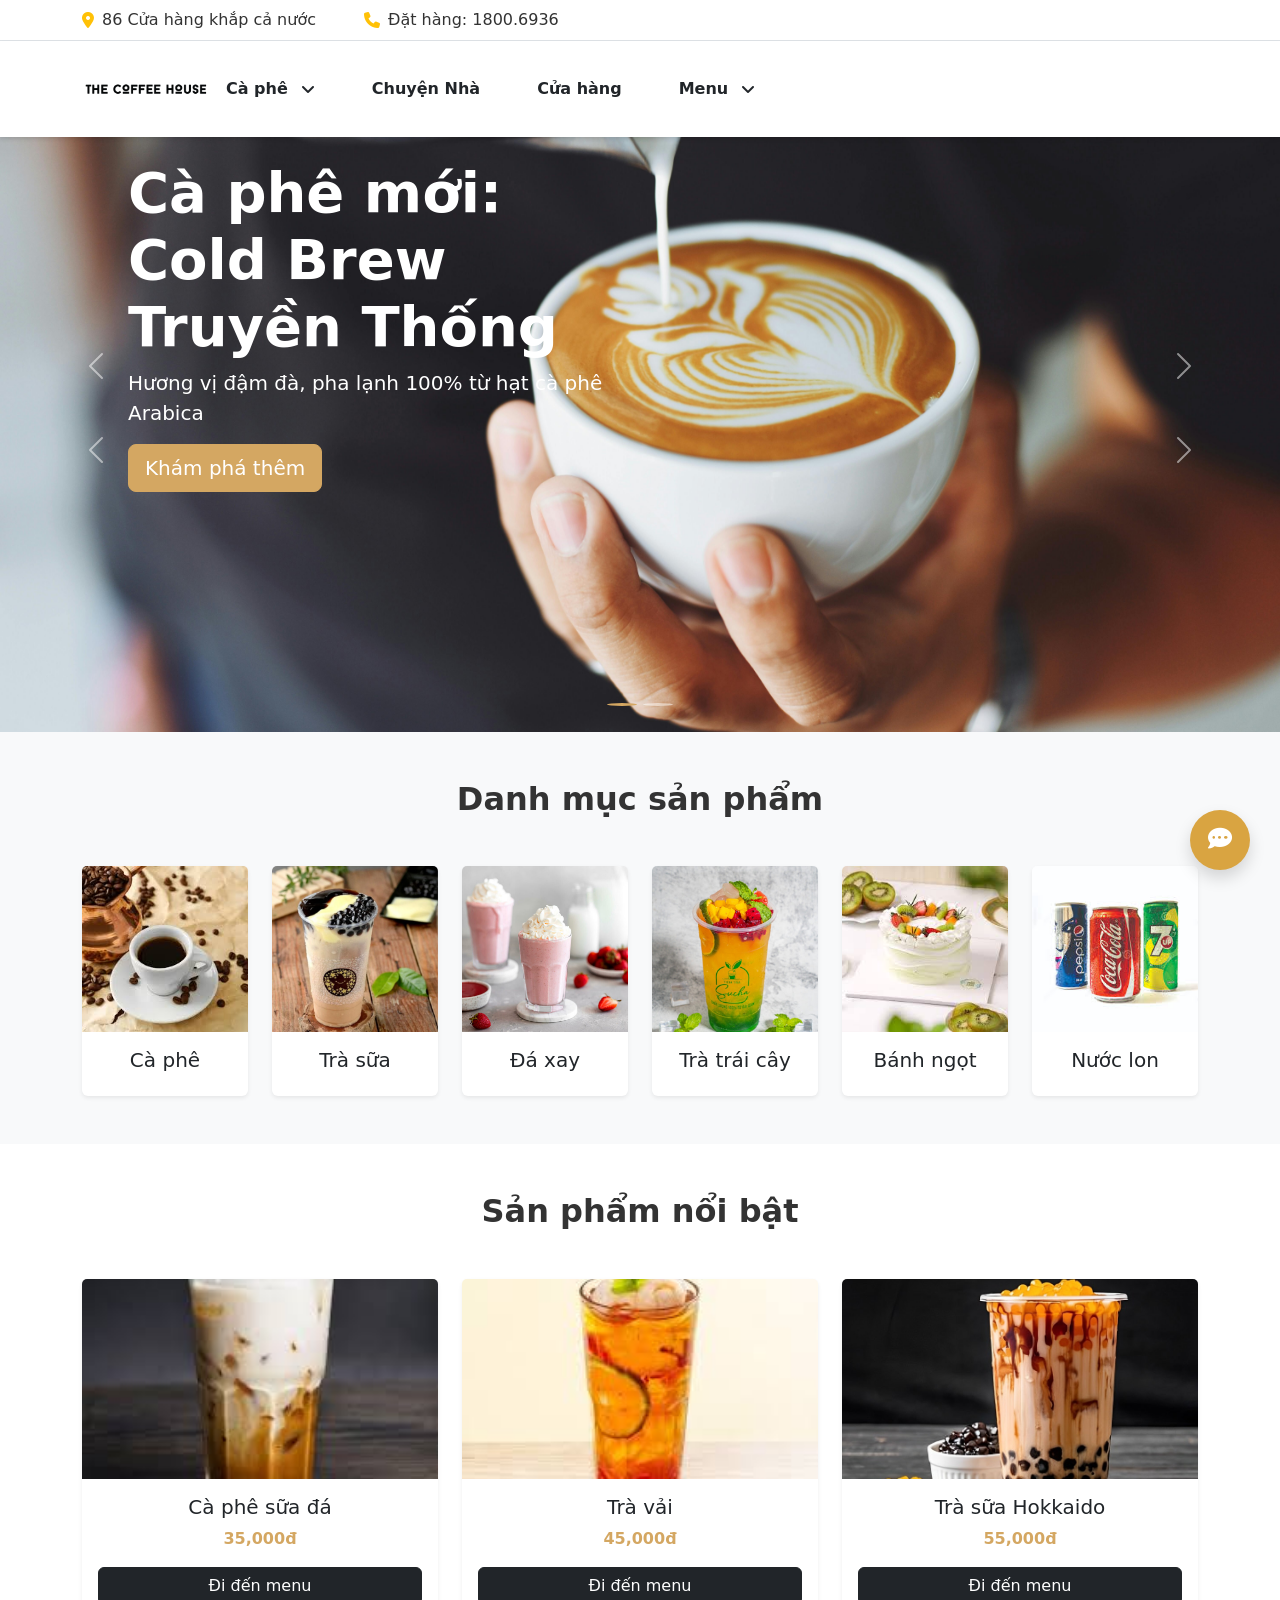
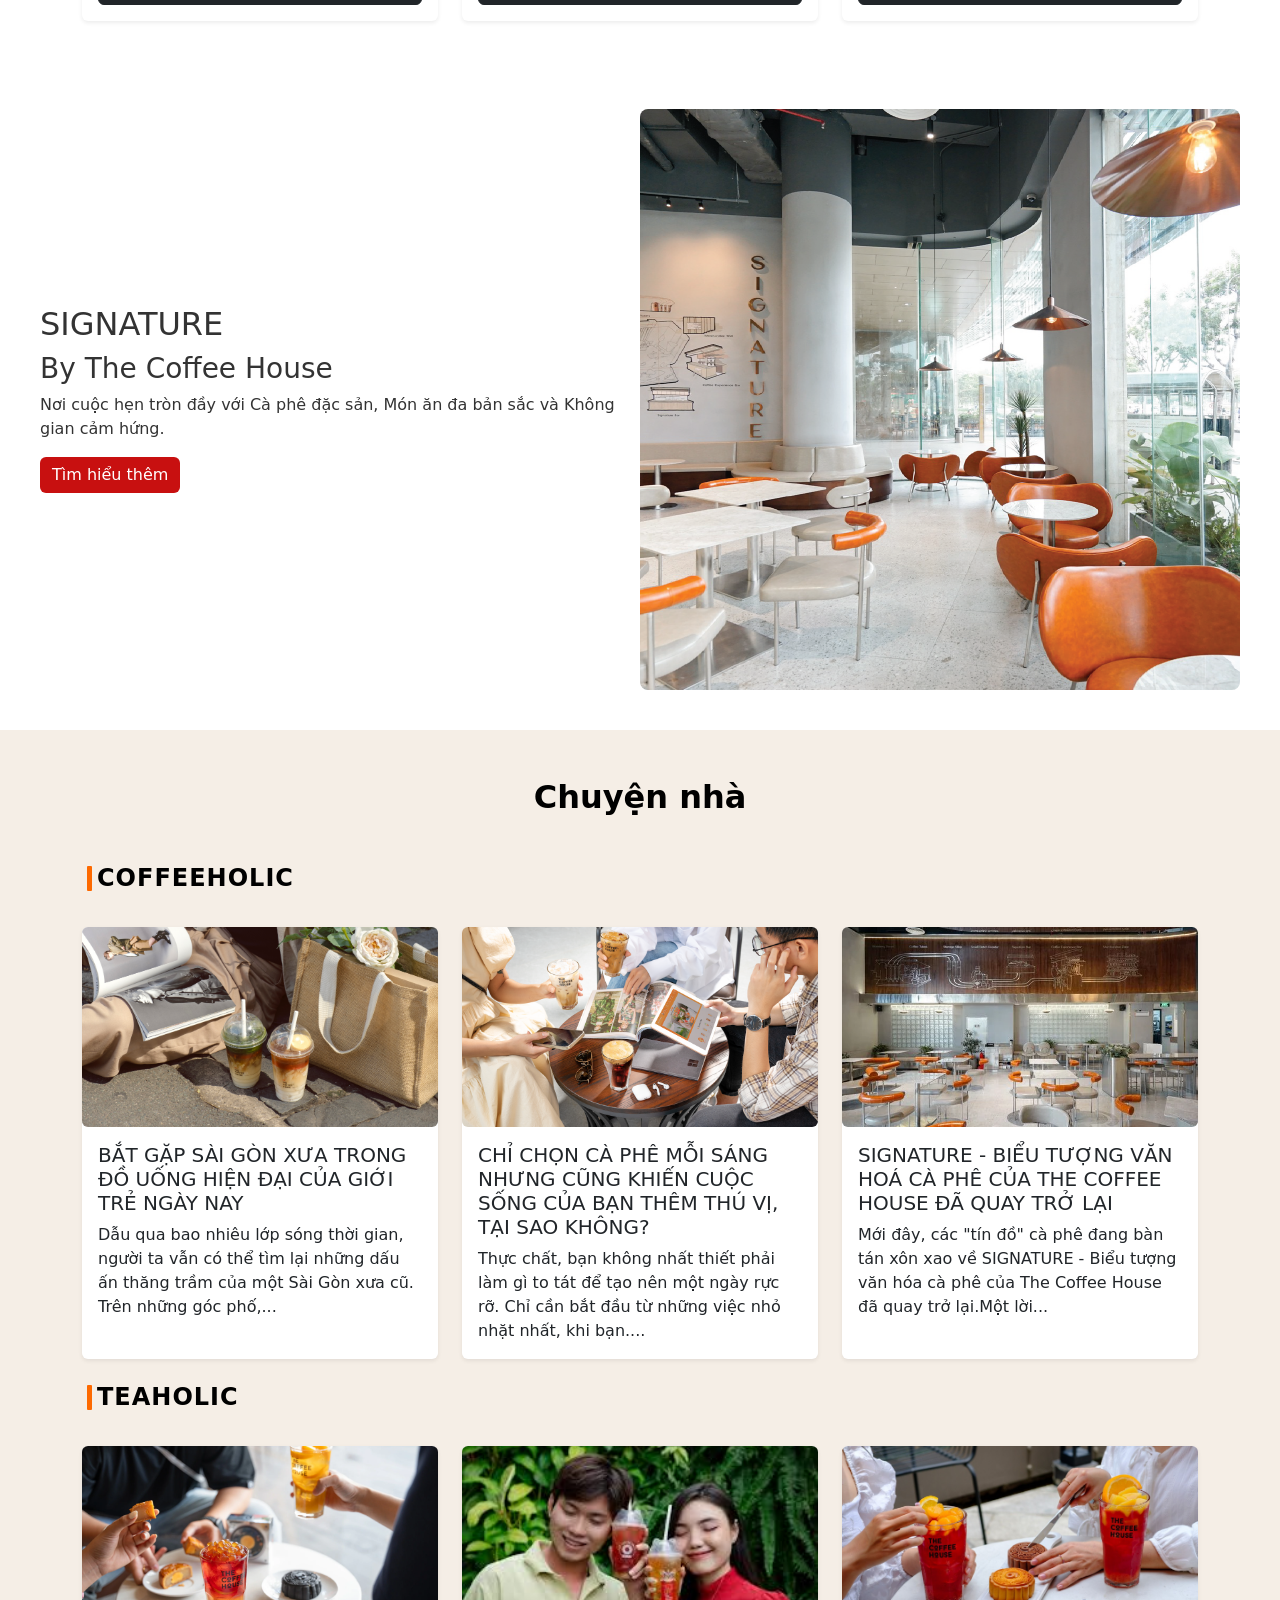
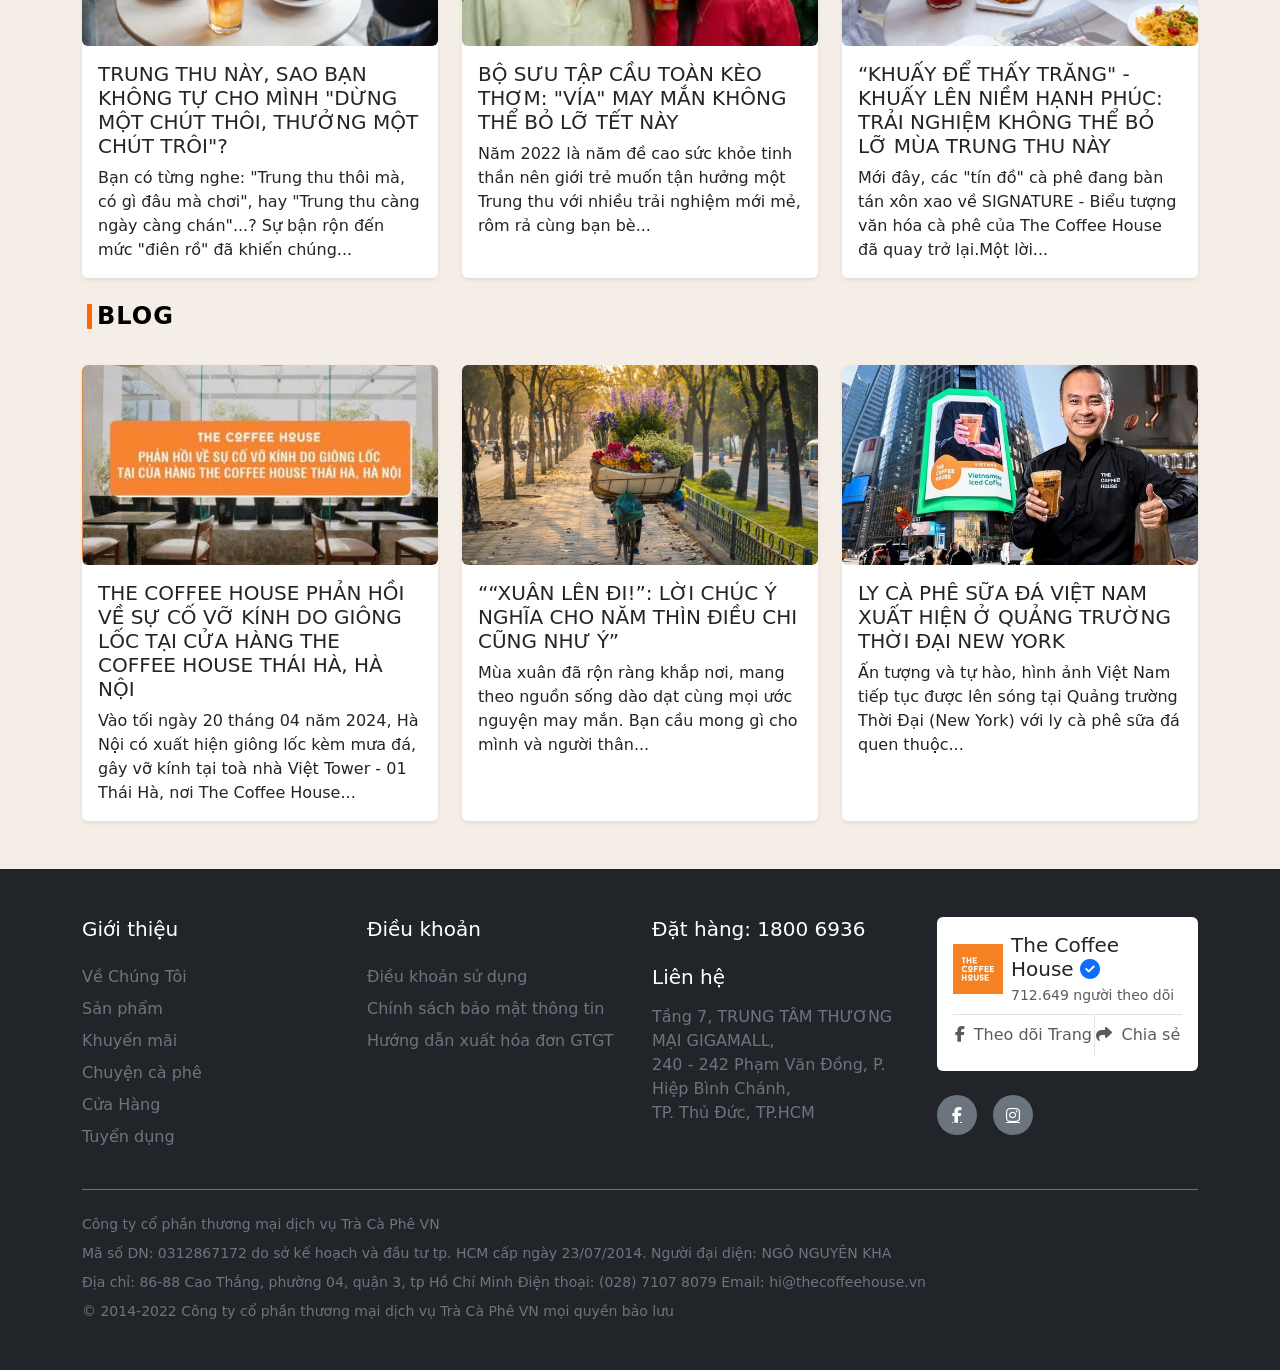
<file: docs/index.html>
<!DOCTYPE html>
<html lang="vi">
<head>
    <meta charset="UTF-8">
    <meta name="viewport" content="width=device-width, initial-scale=1.0">
    <title>The Coffee House | Cà phê ý thức</title>
     <link rel="icon" href="image/logo.jpg" type="image/x-icon">
    <link href="https://cdn.jsdelivr.net/npm/bootstrap@5.3.0/dist/css/bootstrap.min.css" rel="stylesheet">
    <link rel="stylesheet" href="https://cdnjs.cloudflare.com/ajax/libs/font-awesome/6.4.0/css/all.min.css">
    <link rel="stylesheet" href="styles.css">
</head>
<body>
    <div class="nav-container">
        <!-- Header -->
            <header class="bg-white py-2 border-bottom">
                <div class="container">
                    <div class="row">
                        <div class="col-15 d-flex justify-content-center align-items-center">
                            <div class="d-flex align-items-center me-5">
                                <i class="fa-solid fa-location-dot text-warning me-2"></i>
                                <span>86 Cửa hàng khắp cả nước</span>
                            </div>
                            <div class="d-flex align-items-center">
                                <i class="fa-solid fa-phone text-warning me-2"></i>
                                <span>Đặt hàng: 1800.6936</span>
                            </div>
                        </div>
                    </div>
                </div>
            </header>

            <!-- Navigation -->
            <nav class="bg-white py-2 shadow-sm">
                <div class="container">
                    <div class="d-flex justify-content-between align-items-center">
                        <div class="logo">
                            <a href="index.html"><img src="image/The-Coffee-House-Logo-PNG-2_kdod3z.png" alt="The Coffee House"></a>
                        </div>
                        <div class="menu">
                            <ul class="d-flex mb-0 list-unstyled">
                                <li class="mx-3">
                                    <a href="../page_menu/menu.html" class="text-dark text-decoration-none d-flex align-items-center">Cà phê <i class="fa-solid fa-angle-down ms-2"></i></a>
                                    <div class="dropdown-menu coffee">
                                        <a href="../page_menu/menu.html#caphe-may">Cà Phê Máy</a>
                                        <a href="../page_menu/menu.html#caphe-viet">Cà Phê Việt Nam</a>
                                    </div>
                                </li>
                                
                                <li class="mx-3">
                                    <a href="../page-chuyen-nha/ChuyenNha.html" class="text-dark text-decoration-none d-flex align-items-center">
                                        Chuyện Nhà</i>
                                    </a>
                                </li>
                                <li class="mx-3"><a href="../page-chi-nhanh/ChiNhanh.html" class="text-dark text-decoration-none d-flex align-items-center">Cửa hàng</a></li>
                                <li class="mx-3">
                                    <a href="../page_menu/menu.html" class="text-dark text-decoration-none d-flex align-items-center">Menu <i class="fa-solid fa-angle-down ms-2"></i></a>
                                    <div class="dropdown-menu main-menu">
                                        <div class="main-menu-column">
                                            <h4>Cà Phê</h4>
                                            <ul class="list-unstyled">
                                                <li><a href="../page_menu/menu.html#caphe-may">Cà Phê Máy</a></li>
                                                <li><a href="../page_menu/menu.html#caphe-viet">Cà Phê Việt Nam</a></li>
                                            </ul>
                                        </div>
                                        <div class="main-menu-column">
                                            <h4>Trà</h4>
                                            <ul class="list-unstyled">
                                                <li><a href="../page_menu/menu.html#trasua">Trà Trái Cây</a></li>
                                                <li><a href="../page_menu/menu.html#trasua">Trà Sữa</a></li>
                                                <li><a href="../page_menu/menu.html#trasua">Hi-Tea</a></li>
                                            </ul>
                                        </div>
                                        <div class="main-menu-column">
                                            <h4>Đá Xay</h4>
                                            <ul class="list-unstyled">
                                                <li><a href="../page_menu/menu.html#daxay">Chocolate</a></li>
                                                <li><a href="../page_menu/menu.html#daxay">Matcha</a></li>
                                                <li><a href="../page_menu/menu.html#daxay">Đá Xay</a></li>
                                            </ul>
                                        </div>
                                        <div class="main-menu-column">
                                            <h4>Bánh & Snack</h4>
                                            <ul class="list-unstyled">
                                                <li><a href="../page_menu/menu.html#banh">Bánh mặn</a></li>
                                                <li><a href="../page_menu/menu.html#banh">Bánh ngọt</a></li>
                                                <li><a href="../page_menu/menu.html#banh">Snack</a></li>
                                            </ul>
                                        </div>
                                    </div>
                                </li>
                            </ul>
                        </div>
                    </div>
                </div>
            </nav>
        
    </div>
    <!-- Hero Slider -->
    <section class="hero-slider" id="home">
        <div id="mainCarousel" class="carousel slide" data-bs-ride="carousel">
            <!-- Indicators -->
            <div class="carousel-indicators">
            <button type="button" data-bs-target="#mainCarousel" data-bs-slide-to="0" class="active"></button>
            <button type="button" data-bs-target="#mainCarousel" data-bs-slide-to="1"></button>
            </div>

            <!-- Slides -->
            <div class="carousel-inner">
            <div class="carousel-item active">
                <img src="image/pexels-chevanon-302899.jpg" class="d-block w-100" alt="Slide 1">
                <div class="carousel-caption d-none d-md-block">
                    <h1 class="display-4 fw-bold">Cà phê mới: Cold Brew Truyền Thống</h1>
                    <p class="lead">Hương vị đậm đà, pha lạnh 100% từ hạt cà phê Arabica</p>
                    <a class="btn btn-coffee btn-lg" href="../page_menu/menu.html">Khám phá thêm</a>
                </div>
            </div>

            <div class="carousel-item">
                <img src="image/tiem-banh-ngot-1-1400x875.jpg" class="d-block w-100" alt="Slide 2">
                    <div class="carousel-caption d-none d-md-block">
                    <h1 class="display-4 fw-bold">Sweet Cake</h1>
                    <p class="lead">Giảm giá 50% mừng khai trương quầy bánh ngọt</p>
                    <a class="btn btn-coffee btn-lg" href="../page_menu/menu.html">Khám phá thêm</a>
                </div>
            </div>
            </div>

            <!-- Controls -->
            <button class="carousel-control-prev" type="button" data-bs-target="#mainCarousel" data-bs-slide="prev">
                <span class="carousel-control-prev-icon"></span>
            </button>
            <button class="carousel-control-next" type="button" data-bs-target="#mainCarousel" data-bs-slide="next">
                <span class="carousel-control-next-icon"></span>
            </button>
        </div>
    </section>

    <!-- Product Categories -->
    <section class="categories py-5 bg-light">
        <div class="container">
            <h2 class="text-center mb-5 fw-bold">Danh mục sản phẩm</h2>
            <div class="row g-4">
                <div class="col-md-4 col-lg-2">
                    <a href="../page_menu/menu.html#caphe-may" style="text-decoration: none;">
                    <div class="category-item card h-100 border-0 shadow-sm hover-effect">
                        <img src="image/download.jpg" class="card-img-top" alt="Cà phê">
                        <div class="card-body text-center">
                            <h3 class="h5 card-title">Cà phê</h3>
                        </div>
                    </div>
                    </a>
                </div>
                <div class="col-md-4 col-lg-2">
                    <a href="../page_menu/menu.html#trasua" style="text-decoration: none;">
                    <div class="category-item card h-100 border-0 shadow-sm hover-effect">
                        <img src="image/hinh-ly-tra-sua-dep-4.webp" class="card-img-top" alt="Trà sữa">
                        <div class="card-body text-center">
                            <h3 class="h5 card-title">Trà sữa</h3>
                        </div>
                    </div>
                    </a>
                </div>
                <div class="col-md-4 col-lg-2">
                    <a href="../page_menu/menu.html#daxay" style="text-decoration: none;">
                    <div class="category-item card h-100 border-0 shadow-sm hover-effect">
                        <img src="image/Strawberry-Frappe-e1665849907843.jpg" class="card-img-top" alt="Đá xay">
                        <div class="card-body text-center">
                            <h3 class="h5 card-title">Đá xay</h3>
                        </div>
                    </div>
                    </a>
                </div>
                <div class="col-md-4 col-lg-2">
                    <a href="../page_menu/menu.html#daxay" style="text-decoration: none;">
                    <div class="category-item card h-100 border-0 shadow-sm hover-effect">
                        <img src="image/unnamed.jpg" class="card-img-top" alt="Trà trái cây">
                        <div class="card-body text-center">
                            <h3 class="h5 card-title">Trà trái cây</h3>
                        </div>
                    </div>
                    </a>
                </div>
                <div class="col-md-4 col-lg-2">
                    <a href="../page_menu/menu.html#banh" style="text-decoration: none;">
                    <div class="category-item card h-100 border-0 shadow-sm hover-effect">
                        <img src="image/images.jpg" class="card-img-top" alt="Bánh ngọt">
                        <div class="card-body text-center">
                            <h3 class="h5 card-title">Bánh ngọt</h3>
                        </div>
                    </div>
                    </a>
                </div>
                <div class="col-md-4 col-lg-2">
                    <a href="../page_menu/menu.html#daxay" style="text-decoration: none;">
                    <div class="category-item card h-100 border-0 shadow-sm hover-effect">
                        <img src="image/images (2).jpg" class="card-img-top" alt="Nước lon">
                        <div class="card-body text-center">
                            <h3 class="h5 card-title">Nước lon</h3>
                        </div>
                    </div>
                    </a>
                </div>
            </div>
        </div>
    </section>

    <!-- Featured Products -->
    <section class="featured-products py-5" id="menu">
        <div class="container">
            <h2 class="text-center mb-5 fw-bold">Sản phẩm nổi bật</h2>
            <div class="row g-4">
                <div class="col-md-4">
                    <div class="product-card card h-100 border-0 shadow-sm hover-effect">
                        <img src="image/download (2).jpg" class="card-img-top" alt="Cà phê sữa đá">
                        <div class="card-body text-center">
                            <h3 class="h5 card-title">Cà phê sữa đá</h3>
                            <p class="text-coffee fw-bold">35,000đ</p>
                            <a href="../page_menu/menu.html#caphe-viet" class="btn btn-dark w-100">Đi đến menu</a>
                        </div>
                    </div>
                </div>
                <div class="col-md-4">
                    <div class="product-card card h-100 border-0 shadow-sm hover-effect">
                        <img src="image/download (1).jpg" class="card-img-top" alt="Trà vải">
                        <div class="card-body text-center">
                            <h3 class="h5 card-title">Trà vải</h3>
                            <p class="text-coffee fw-bold">45,000đ</p>
                            <a href="../page_menu/menu.html#daxay" class="btn btn-dark w-100">Đi đến menu</a>
                        </div>
                    </div>
                </div>
                <div class="col-md-4">
                    <div class="product-card card h-100 border-0 shadow-sm hover-effect">
                        <img src="image/cach-lam-tra-sua-hokkaido-09.jpg" class="card-img-top" alt="Trà sữa Hokkaido">
                        <div class="card-body text-center">
                            <h3 class="h5 card-title">Trà sữa Hokkaido</h3>
                            <p class="text-coffee fw-bold">55,000đ</p>
                            <a href="../page_menu/menu.html#trasua" class="btn btn-dark w-100">Đi đến menu</a>
                        </div>
                    </div>
                </div>
            </div>
        </div>
    </section>
     <!-- introduce -->
    <section>
    <div id="coffeeHouseCarousel" class="carousel slide" data-bs-ride="carousel">
        <div class="carousel-inner">
            <!-- Slide 1: SIGNATURE -->
            <div class="carousel-item active">
                <div class="slide-content">
                    <div class="slide-text">
                        <h2>SIGNATURE</h2>
                        <h3>By The Coffee House</h3>
                        <p>
                            Nơi cuộc hẹn tròn đầy với Cà phê đặc sản, Món ăn đa bản sắc và Không gian cảm hứng.
                        </p>
                        <button class="btn btn-primary-custom" style="color: white;">Tìm hiểu thêm</button>
                    </div>
                    <div class="slide-img">
                        <img src="image/sig-04_45f046ffbfa94c069b4d9697e8444baa_master.webp" style="width: 1024px; height: 581px;" alt="Signature" />
                    </div>
                </div>
            </div>

            <!-- Slide 2: Grace Tower -->
            <div class="carousel-item">
                <div class="slide-content">
                    <div class="slide-text">
                        <h2>The Coffee House</h2>
                        <h3>Grace Tower</h3>
                        <p>
                            Nhà mới tọa lạc tại The Grace Tower thuộc tuyến đường nhộn nhịp và sầm uất tại Quận 7. Ghé Nhà cà phê nha!
                        </p>
                        <button class="btn btn-primary-custom" style="color: white;">Tìm hiểu thêm</button>
                    </div>
                    <div class="slide-img">
                        <img src="image/_kh_9290_df84171506554f16b8e55bff9a6c0dd1_master.webp" style="width: 1024px; height: 581px;" alt="Grace Tower" />
                    </div>
                </div>
            </div>
        </div>     
    </div>

        <!-- Nút điều hướng -->
        <button class="carousel-control-prev" type="button" data-bs-target="#coffeeHouseCarousel" data-bs-slide="prev">
            <span class="carousel-control-prev-icon"></span>
        </button>
        <button class="carousel-control-next" type="button" data-bs-target="#coffeeHouseCarousel" data-bs-slide="next">
            <span class="carousel-control-next-icon"></span>
        </button>
    </section>
<!--Tin Tức-->
    <!-- Coffeeholic -->
    <section class="news-section py-5 bg-beige">
        <div class="container">
            <a href="../page-chuyen-nha/ChuyenNha.html" style="text-decoration: none; color: black;"><h2 class="text-center mb-5 fw-bold">Chuyện nhà</h2></a>
            <div class="row g-4">
                <br><a href="../page-chuyen-nha/ChuyenNha.html#coffeeholic" style="text-decoration: none;">
                        <h1 class="title">Coffeeholic</h1>
                    </a>
                <div class="col-md-4">
                    <a href="../page-chuyen-nha/ChuyenNha.html">
                    <div class="card h-100 border-0 shadow-sm hover-effect">
                        <img src="image/SAIGONXUA.jpg" class="card-img-top rounded" alt="News 1">
                        <div class="card-body">
                            <a class="text-decoration-none text-dark" href="../page-chuyen-nha/ChuyenNha.html">
                                <h3 class="h5 card-title">BẮT GẶP SÀI GÒN XƯA TRONG ĐỒ UỐNG HIỆN ĐẠI CỦA GIỚI TRẺ NGÀY NAY</h3>
                            </a>
                            <p class="card-text text-justify">Dẫu qua bao nhiêu lớp sóng thời gian, người ta vẫn có thể tìm lại những dấu ấn thăng trầm của một Sài Gòn xưa cũ. Trên những góc phố,...</p>
                        </div>
                    </div>
                    </a>
                </div>
                <div class="col-md-4">
                    <a href="../page-chuyen-nha/ChuyenNha.html">
                    <div class="card h-100 border-0 shadow-sm hover-effect">
                        <img src="image/CHICHONCFMOISANG.webp" class="card-img-top rounded" alt="News 2">
                        <div class="card-body">
                            <a class="text-decoration-none text-dark">
                                <h3 class="h5 card-title">CHỈ CHỌN CÀ PHÊ MỖI SÁNG NHƯNG CŨNG KHIẾN CUỘC SỐNG CỦA BẠN THÊM THÚ VỊ, TẠI SAO KHÔNG?</h3>
                            </a>
                            <p class="card-text text-justify">Thực chất, bạn không nhất thiết phải làm gì to tát để tạo nên một ngày rực rỡ. Chỉ cần bắt đầu từ những việc nhỏ nhặt nhất, khi bạn....</p>
                        </div>
                    </div>
                    </a>
                </div>
                <div class="col-md-4">
                    <a href="../page-chuyen-nha/ChuyenNha.html"></a>
                    <div class="card h-100 border-0 shadow-sm hover-effect">
                        <img src="image/SIGNATURE.webp" class="card-img-top rounded" alt="News 3">
                        <div class="card-body">
                            <a class="text-decoration-none text-dark" href="../page-chuyen-nha/ChuyenNha.html">
                                <h3 class="h5 card-title">SIGNATURE - BIỂU TƯỢNG VĂN HOÁ CÀ PHÊ CỦA THE COFFEE HOUSE ĐÃ QUAY TRỞ LẠI</h3>
                            </a>
                            <p class="card-text text-justify">Mới đây, các "tín đồ" cà phê đang bàn tán xôn xao về SIGNATURE - Biểu tượng văn hóa cà phê của The Coffee House đã quay trở lại.Một lời...</p>
                        </div>
                    </div>
                    </a>
                </div>
                <!--Teaholic-->
                <br><a href="../page-chuyen-nha/ChuyenNha.html#teaholic" style="text-decoration: none;">
                        <h1 class="title">Teaholic</h1>
                    </a>
                <div class="col-md-4">
                    <a href="../page-chuyen-nha/ChuyenNha.html">
                    <div class="card h-100 border-0 shadow-sm hover-effect">
                        <img src="image/TRUNGTHUNAY.webp" class="card-img-top rounded" alt="News 4">
                        <div class="card-body">
                            <a class="text-decoration-none text-dark">
                                <h3 class="h5 card-title">TRUNG THU NÀY, SAO BẠN KHÔNG TỰ CHO MÌNH "DỪNG MỘT CHÚT THÔI, THƯỞNG MỘT CHÚT TRÔI"?</h3>
                            </a>
                            <p class="card-text text-justify">Bạn có từng nghe: "Trung thu thôi mà, có gì đâu mà chơi", hay "Trung thu càng ngày càng chán"...? Sự bận rộn đến mức "điên rồ" đã khiến chúng...</p>
                        </div>
                    </div>
                    </a>
                </div>
                <div class="col-md-4">
                    <a href="../page-chuyen-nha/ChuyenNha.html">
                    <div class="card h-100 border-0 shadow-sm hover-effect">
                        <img src="image/BOSUUTAP.jpg" class="card-img-top rounded" alt="News 5">
                        <div class="card-body">
                            <a class="text-decoration-none text-dark">
                                <h3 class="h5 card-title">BỘ SƯU TẬP CẦU TOÀN KÈO THƠM: "VÍA" MAY MẮN KHÔNG THỂ BỎ LỠ TẾT NÀY</h3>
                            </a>
                            <p class="card-text text-justify">Năm 2022 là năm đề cao sức khỏe tinh thần nên giới trẻ muốn tận hưởng một Trung thu với nhiều trải nghiệm mới mẻ, rôm rả cùng bạn bè...</p>
                        </div>
                    </div>
                    </a>
                </div>
                <div class="col-md-4">
                    <a href="../page-chuyen-nha/ChuyenNha.html">
                    <div class="card h-100 border-0 shadow-sm hover-effect">
                        <img src="image/kHUAYDETHAYTRANG.jpg" class="card-img-top rounded" alt="News 6">
                        <div class="card-body">
                            <a class="text-decoration-none text-dark" >
                                <h3 class="h5 card-title">“KHUẤY ĐỂ THẤY TRĂNG" - KHUẤY LÊN NIỀM HẠNH PHÚC: TRẢI NGHIỆM KHÔNG THỂ BỎ LỠ MÙA TRUNG THU NÀY</h3>
                            </a>
                            <p class="card-text text-justify">Mới đây, các "tín đồ" cà phê đang bàn tán xôn xao về SIGNATURE - Biểu tượng văn hóa cà phê của The Coffee House đã quay trở lại.Một lời...</p>
                        </div>
                    </div>
                    </a>
                </div>
                <!-- Blog -->
                <br><a href="../page-chuyen-nha/ChuyenNha.html#blog" style="text-decoration: none;">
                        <h1 class="title">Blog</h1>
                    </a>
                <div class="col-md-4">
                    <a href="../page-chuyen-nha/ChuyenNha.html">
                    <div class="card h-100 border-0 shadow-sm hover-effect">
                        <img src="image/SUCOVOKINH.jpg" class="card-img-top rounded" alt="News 4">
                        <div class="card-body">
                            <a class="text-decoration-none text-dark" >
                                <h3 class="h5 card-title">THE COFFEE HOUSE PHẢN HỒI VỀ SỰ CỐ VỠ KÍNH DO GIÔNG LỐC TẠI CỬA HÀNG THE COFFEE HOUSE THÁI HÀ, HÀ NỘI</h3></a>
                            <p class="card-text text-justify">Vào tối ngày 20 tháng 04 năm 2024, Hà Nội có xuất hiện giông lốc kèm mưa đá, gây vỡ kính tại toà nhà Việt Tower - 01 Thái Hà, nơi The Coffee House...</p>
                        </div>
                    </div>
                    </a>
                </div>
                <div class="col-md-4">
                    <a href="../page-chuyen-nha/ChuyenNha.html">
                    <div class="card h-100 border-0 shadow-sm hover-effect">
                        <img src="image/MUAXUAN.jpg" class="card-img-top rounded" alt="News 5">
                        <div class="card-body">
                            <a class="text-decoration-none text-dark" >
                                <h3 class="h5 card-title">““XUÂN LÊN ĐI!”: LỜI CHÚC Ý NGHĨA CHO NĂM THÌN ĐIỀU CHI CŨNG NHƯ Ý”</h3>
                            </a>
                            <p class="card-text text-justify">Mùa xuân đã rộn ràng khắp nơi, mang theo nguồn sống dào dạt cùng mọi ước nguyện may mắn. Bạn cầu mong gì cho mình và người thân...</p>
                        </div>
                    </div>
                    </a>
                </div>
                <div class="col-md-4">
                    <a href="../page-chuyen-nha/ChuyenNha.html">
                    <div class="card h-100 border-0 shadow-sm hover-effect">
                        <img src="image/QUANGTRUONGTHOIDAI.jpg" class="card-img-top rounded" alt="News 6">
                        <div class="card-body">
                            <a class="text-decoration-none text-dark" >
                                <h3 class="h5 card-title">LY CÀ PHÊ SỮA ĐÁ VIỆT NAM XUẤT HIỆN Ở QUẢNG TRƯỜNG THỜI ĐẠI NEW YORK</h3>
                            </a>
                            <p class="card-text text-justify">Ấn tượng và tự hào, hình ảnh Việt Nam tiếp tục được lên sóng tại Quảng trường Thời Đại (New York) với ly cà phê sữa đá quen thuộc...</p>
                        </div>
                    </div>
                    </a>
                </div>
            </div>
        </div>
    </section>

     <!-- Footer -->
    <footer class="bg-dark text-white py-5">
        <div class="container">
            <div class="row g-4">
                <div class="col-md-3">
                    <h4 class="fs-5 mb-4">Giới thiệu</h4>
                    <ul class="list-unstyled">
                        <li class="mb-2"><a href="#" class="text-decoration-none text-secondary">Về Chúng Tôi</a></li>
                        <li class="mb-2"><a href="#" class="text-decoration-none text-secondary">Sản phẩm</a></li>
                        <li class="mb-2"><a href="#" class="text-decoration-none text-secondary">Khuyến mãi</a></li>
                        <li class="mb-2"><a href="#" class="text-decoration-none text-secondary">Chuyện cà phê</a></li>
                        <li class="mb-2"><a href="#" class="text-decoration-none text-secondary">Cửa Hàng</a></li>
                        <li class="mb-2"><a href="#" class="text-decoration-none text-secondary">Tuyển dụng</a></li>
                    </ul>
                </div>
                <div class="col-md-3">
                    <h4 class="fs-5 mb-4">Điều khoản</h4>
                    <ul class="list-unstyled">
                        <li class="mb-2"><a href="#" class="text-decoration-none text-secondary">Điều khoản sử dụng</a></li>
                        <li class="mb-2"><a href="#" class="text-decoration-none text-secondary">Chính sách bảo mật thông tin</a></li>
                        <li class="mb-2"><a href="#" class="text-decoration-none text-secondary">Hướng dẫn xuất hóa đơn GTGT</a></li>
                    </ul>
                </div>
                <div class="col-md-3">
                    <h4 class="fs-5 mb-4">Đặt hàng: 1800 6936</h4>
                    <h4 class="fs-5 mb-3">Liên hệ</h4>
                    <p class="text-secondary">Tầng 7, TRUNG TÂM THƯƠNG MẠI GIGAMALL,<br>
                       240 - 242 Phạm Văn Đồng, P. Hiệp Bình Chánh,<br>
                       TP. Thủ Đức, TP.HCM</p>
                </div>
                <div class="col-md-3">
                    <div class="bg-white p-3 rounded mb-4">
                        <div class="d-flex align-items-center mb-2">
                            <img src="image/logo.jpg" alt="The Coffee House" width="50" class="me-2">
                            <div>
                                <h5 class="text-dark mb-1">The Coffee House <i class="fa-solid fa-circle-check text-primary"></i></h5>
                                <p class="text-muted small mb-0">712.649 người theo dõi</p>
                            </div>
                        </div>
                        <div class="d-flex border-top mt-2">
                            <a href="https://www.facebook.com/The.Coffee.House.2014" target="_blank" class="flex-grow-1 text-center py-2 text-decoration-none text-muted border-end" >
                                <i class="fab fa-facebook-f me-1"></i> Theo dõi Trang
                            </a>
                            <a href="#" class="flex-grow-1 text-center py-2 text-decoration-none text-muted">
                                <i class="fa-solid fa-share me-1"></i> Chia sẻ
                            </a>
                        </div>
                    </div>
                    <div class="d-flex gap-3">
                        <a href="#" class="bg-secondary d-flex align-items-center justify-content-center rounded-circle text-white" style="width: 40px; height: 40px;">
                            <i class="fab fa-facebook-f"></i>
                        </a>
                        <a href="#" class="bg-secondary d-flex align-items-center justify-content-center rounded-circle text-white" style="width: 40px; height: 40px;">
                            <i class="fab fa-instagram"></i>
                        </a>
                    </div>
                </div>
            </div>
            <div class="border-top border-secondary mt-4 pt-4">
                <p class="text-secondary small mb-2">Công ty cổ phần thương mại dịch vụ Trà Cà Phê VN</p>
                <p class="text-secondary small mb-2">Mã số DN: 0312867172 do sở kế hoạch và đầu tư tp. HCM cấp ngày 23/07/2014. Người đại diện: NGÔ NGUYÊN KHA</p>
                <p class="text-secondary small mb-2">Địa chỉ: 86-88 Cao Thắng, phường 04, quận 3, tp Hồ Chí Minh   Điện thoại: (028) 7107 8079   Email: hi@thecoffeehouse.vn</p>
                <p class="text-secondary small mb-0">© 2014-2022 Công ty cổ phần thương mại dịch vụ Trà Cà Phê VN mọi quyền bảo lưu</p>
            </div>
        </div>
    </footer>

    <!--chat box-->
    <!-- Chat Box Button and Container -->
    <div class="chat-box-container">
        <button id="chat-box-toggle" class="btn btn-coffee rounded-circle shadow" style="width: 60px; height: 60px;">
            <i class="fas fa-comment-dots fs-4"></i>
        </button>
        
        <div id="chat-box" class="chat-box">
            <div class="chat-box-header">
                <h5>Hỗ trợ trực tuyến</h5>
                <button id="chat-box-close" class="btn btn-sm btn-close"></button>
            </div>
            <div class="chat-box-body">
                <div class="chat-messages" id="chat-messages">
                    <div class="message received">
                        <p>Xin chào! Chúng tôi có thể giúp gì cho bạn?</p>
                    </div>
                </div>
                <div class="chat-input">
                    <input type="text" id="chat-input" class="form-control" placeholder="Nhập tin nhắn...">
                    <button id="chat-send" class="btn btn-coffee">
                        <i class="fas fa-paper-plane"></i>
                    </button>
                </div>
            </div>    
        </div>
    </div>
    <!-- Bootstrap JS Bundle with Popper -->
    <script src="https://cdn.jsdelivr.net/npm/bootstrap@5.3.0/dist/js/bootstrap.bundle.min.js"></script>
    <!-- Custom JS -->
    <script src="script.js"></script>
</body>
</html>
</file>
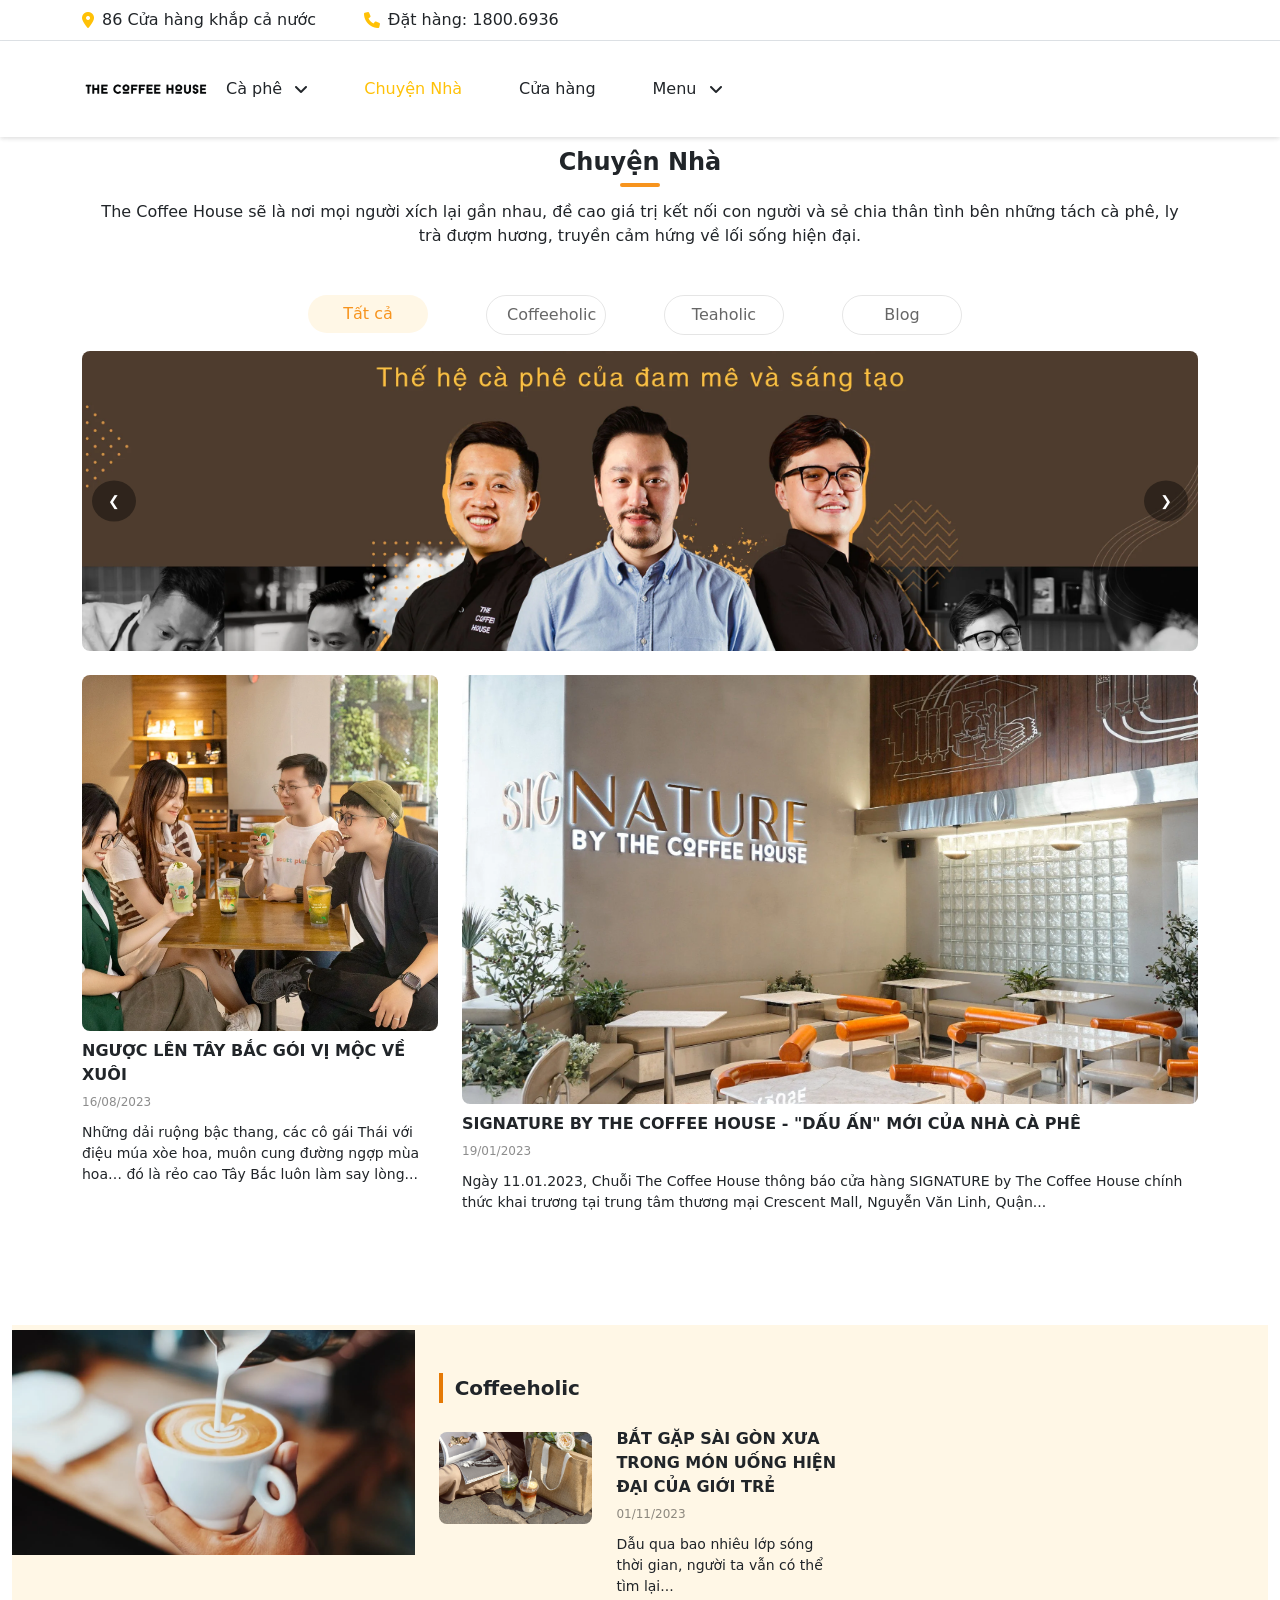
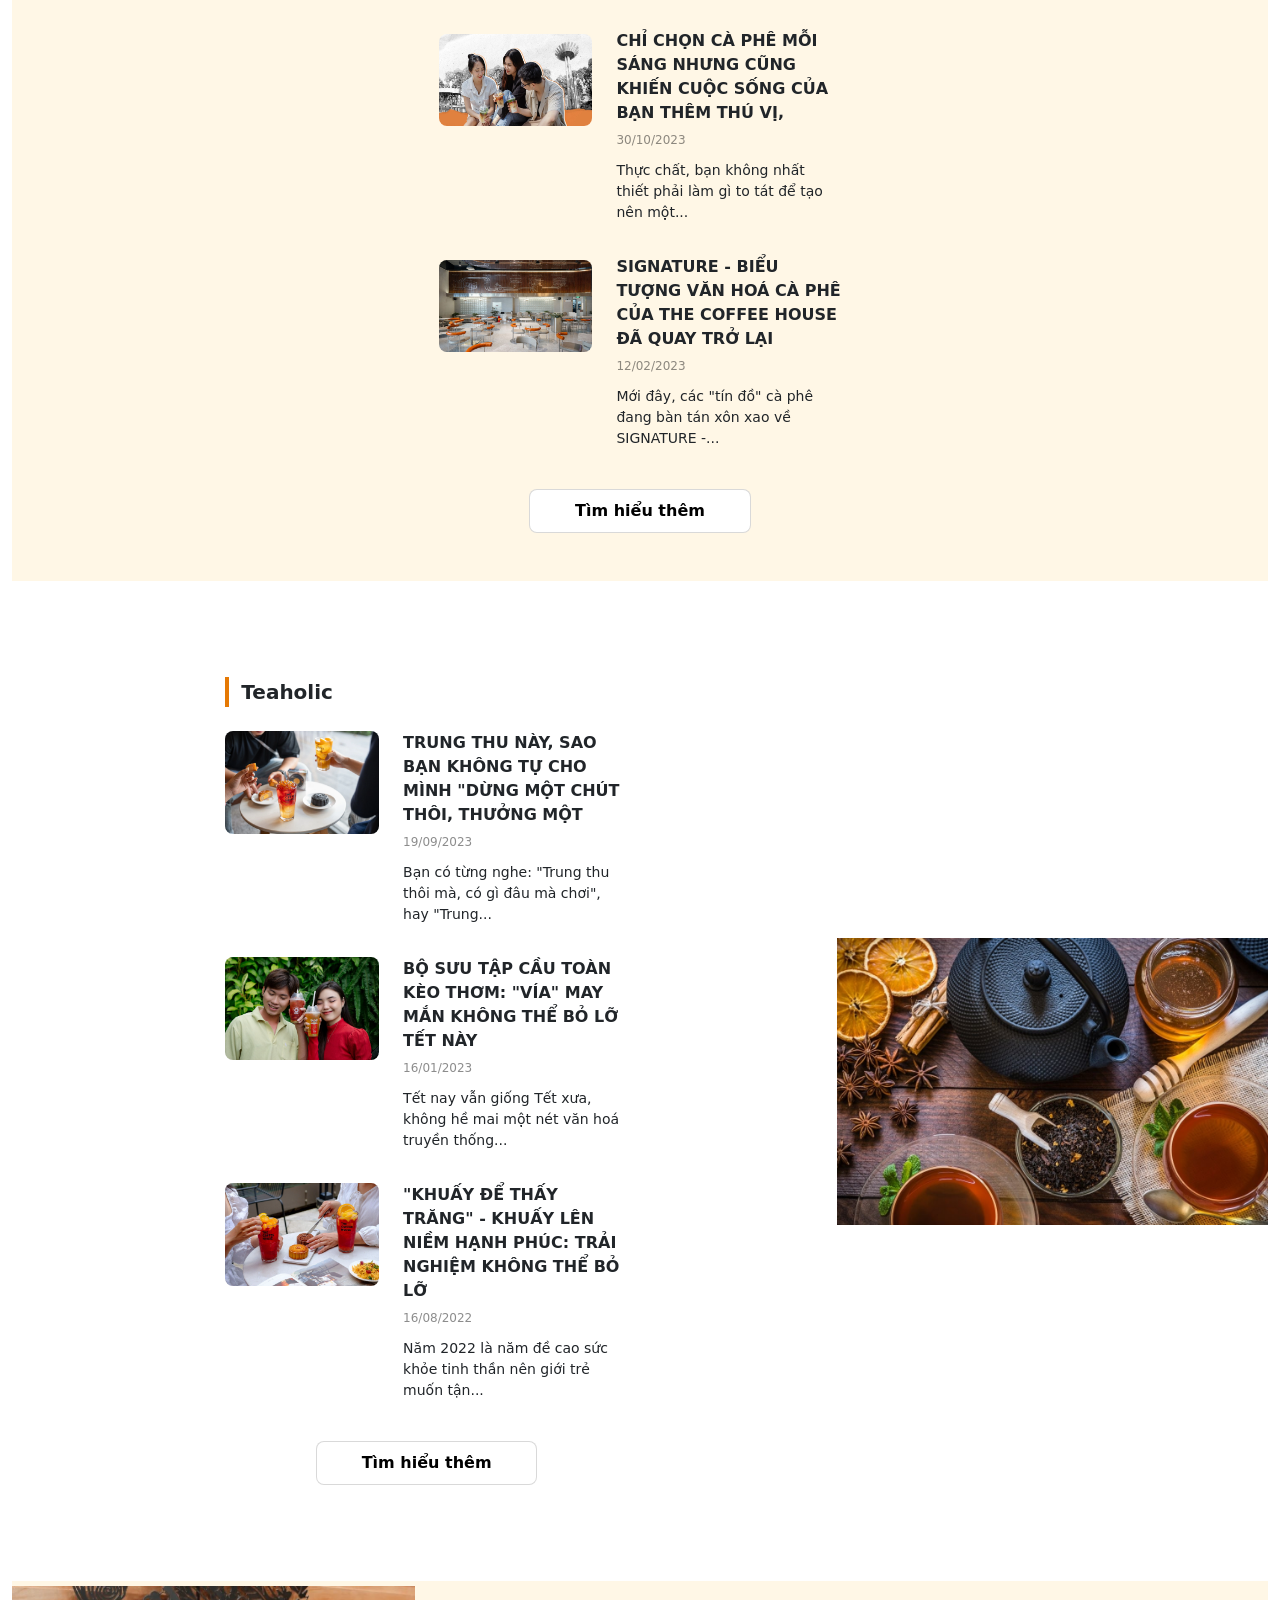
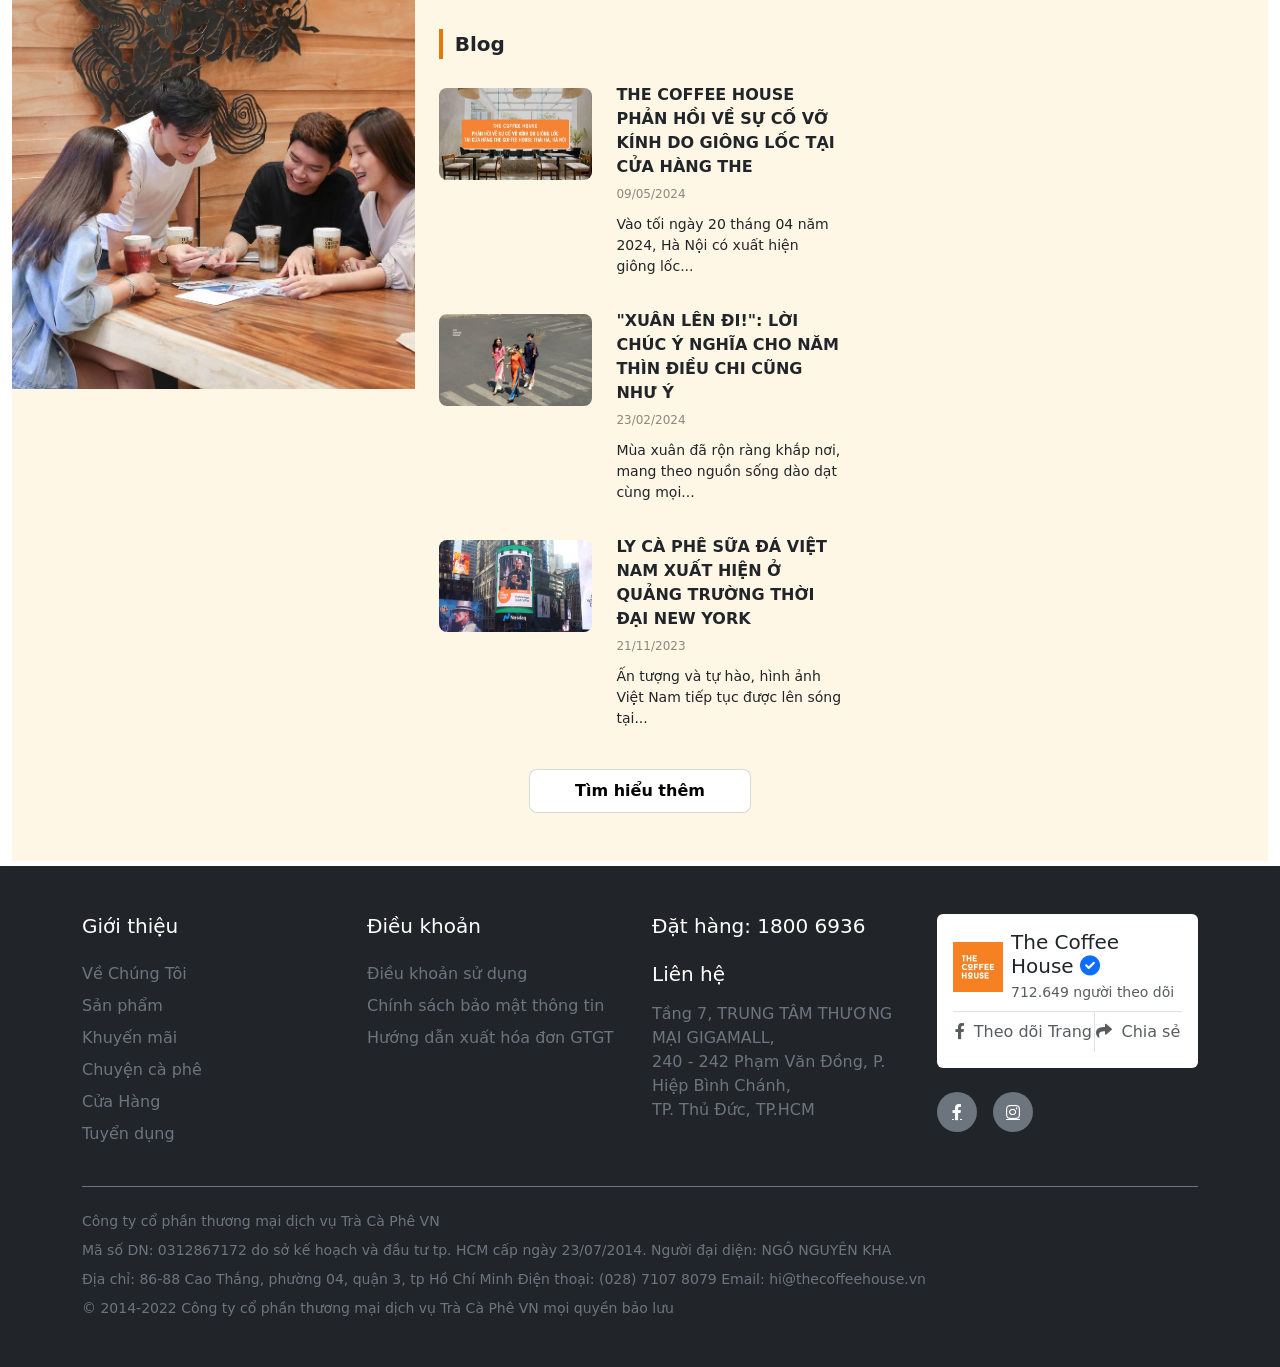
<file: page-chuyen-nha/ChuyenNha.html>
<!DOCTYPE html>
<html lang="en">
  <head>
    <meta charset="UTF-8" />
    <meta name="viewport" content="width=device-width, initial-scale=1.0" />
    <title>Chuyện Cà phê và Trà - The Coffee House</title>
    <link rel="icon" href="assets/img/Logo_TCFH.jpg" type="image/x-icon" />
    <link rel="stylesheet" href="assets/css/ChuyenNha.css" />
    <link href="https://cdn.jsdelivr.net/npm/bootstrap@5.3.0/dist/css/bootstrap.min.css" rel="stylesheet">
    <link rel="stylesheet" href="https://cdnjs.cloudflare.com/ajax/libs/font-awesome/6.0.0/css/all.min.css">
    <link rel="stylesheet" href="https://cdn.jsdelivr.net/npm/bootstrap@5.2.3/dist/css/bootstrap.min.css">
  </head>
  <style>
    .fw-bold {
      font-weight: 630 !important;
    }
    
  </style>
  
  <body>
    <div class="nav-container">
        <!-- Header -->
        <header class="bg-white py-2 border-bottom">
            <div class="container">
                <div class="row">
                    <div class="col-12 d-flex justify-content-center align-items-center">
                        <div class="d-flex align-items-center me-5">
                            <i class="fa-solid fa-location-dot text-warning me-2"></i>
                            <span>86 Cửa hàng khắp cả nước</span>
                        </div>
                        <div class="d-flex align-items-center">
                            <i class="fa-solid fa-phone text-warning me-2"></i>
                            <span>Đặt hàng: 1800.6936</span>
                        </div>
                    </div>
                </div>
            </div>
        </header>

        <nav class="bg-white py-2 shadow-sm">
            <div class="container">
                <div class="d-flex justify-content-between align-items-center">
                    <div class="logo">
                        <a href="../docs/index.html"><img src="assets/img/The-Coffee-House-Logo-PNG-2_kdod3z.png" alt="The Coffee House"></a>
                    </div>
                    <div class="menu">
                        <ul class="d-flex mb-0 list-unstyled">
                            <li class="mx-3">
                                <a href="../page_menu/menu.html" class="text-dark text-decoration-none d-flex align-items-center">Cà phê <i class="fa-solid fa-angle-down ms-2"></i></a>
                                <div class="dropdown-menu coffee">
                                    <a href="../page_menu/menu.html#caphe-may">Cà Phê Máy</a>
                                    <a href="../page_menu/menu.html#caphe-viet">Cà Phê Việt Nam</a>
                                </div>
                            </li>
                            
                            <li class="mx-3">
                                <a href="ChuyenNha.html" class="text-warning text-decoration-none">
                                    Chuyện Nhà</i>
                                </a>
                            </li>
                            <li class="mx-3"><a href="../page-chi-nhanh/ChiNhanh.html" class="text-dark text-decoration-none d-flex align-items-center">Cửa hàng</a></li>
                            <li class="mx-3">
                                <a href="../page_menu/menu.html" class="text-dark text-decoration-none d-flex align-items-center">Menu <i class="fa-solid fa-angle-down ms-2"></i></a>
                                <div class="dropdown-menu main-menu">
                                    <div class="main-menu-column">
                                        <h4>Cà Phê</h4>
                                        <ul class="list-unstyled">
                                            <li><a href="../page_menu/menu.html#caphe-may">Cà Phê Máy</a></li>
                                            <li><a href="../page_menu/menu.html#caphe-viet">Cà Phê Việt Nam</a></li>
                                        </ul>
                                    </div>
                                    <div class="main-menu-column">
                                        <h4>Trà</h4>
                                        <ul class="list-unstyled">
                                            <li><a href="page_menu/menu.html#trasua">Trà Trái Cây</a></li>
                                            <li><a href="page_menu/menu.html#trasua">Trà Sữa</a></li>
                                            <li><a href="page_menu/menu.html#trasua">Hi-Tea</a></li>
                                        </ul>
                                    </div>
                                    <div class="main-menu-column">
                                        <h4>Đá Xay</h4>
                                        <ul class="list-unstyled">
                                            <li><a href="page_menu/menu.html#daxay">Chocolate</a></li>
                                            <li><a href="page_menu/menu.html#daxay">Matcha</a></li>
                                            <li><a href="page_menu/menu.html#daxay">Đá Xay</a></li>
                                        </ul>
                                    </div>
                                    <div class="main-menu-column">
                                        <h4>Bánh & Snack</h4>
                                        <ul class="list-unstyled">
                                            <li><a href="page_menu/menu.html#banh">Bánh mặn</a></li>
                                            <li><a href="page_menu/menu.html#banh">Bánh ngọt</a></li>
                                            <li><a href="page_menu/menu.html#banh">Snack</a></li>
                                        </ul>
                                    </div>
                                </div>
                            </li>
                        </ul>
                    </div>
                </div>
            </div>
        </nav>
    </div>
    <!-- Animation -->
    <a
      ><div class="slider-text-animation">
        THE <br />
        COFFEE <br />
        HOUSE <br /></div
    ></a>
    
    <div class="slider-text-animation-right">
      THE <br />
      COFFEE <br />
      HOUSE <br />
    </div>
    
    <div class="container-fluid">
      <div class="container py-5">
        <!-- Titile -->
        <div id="title" style="padding-top: 100px">
          <h2 class="section-title text-center fw-bold">Chuyện Nhà</h2>
          <p class="title-decription text-center">
            The Coffee House sẽ là nơi mọi người xích lại gần nhau, đề cao giá
            trị kết nối con người và sẻ chia thân tình bên những tách cà phê, ly
            trà đượm hương, truyền cảm hứng về lối sống hiện đại.
          </p>
        </div>

        <!-- Button nav -->
        <div class="page-tag d-flex justify-content-center py-3">
          <ul class="d-flex gap-lg-5 list-unstyled m-0 text-center">
            <li><a href="ChuyenNha.html" class="active">Tất cả</a></li>
            <li><a href="#coffeeholic">Coffeeholic</a></li>
            <li><a href="#teaholic">Teaholic</a></li>
            <li><a href="#blog">Blog</a></li>
          </ul>
        </div>

        <!-- Slider -->
        <div class="slider">
          <img
            src="assets/img/Slider/_KV-marvel-2.webp"
            alt=""
            class="slide active"
          />
          <img src="assets/img/Slider/img2.webp" alt="" class="slide" />
          <img src="assets/img/Slider/img3.jpg" alt="" class="slide" />
          <!-- Control button -->
          <button class="slider-btn prev" onclick="prevSlide()">❮</button>
          <button class="slider-btn next" onclick="nextSlide()">❯</button>
        </div>

        <!-- Overview content -->
        <div class="overview-content mt-lg-4">
          <div class="row">
            <div class="col-lg-4">
              <!-- <a href="#" class="d-flex flex-column flex-sm-row align-items-start gap-3" -->
              <a
                href="Article-TayBac.html"
                target="_blank"
                class="text-decoration-none text-dark"
              >
                <img
                  src="assets/img/overview/thecoffeehouse_traxanhtaybac"
                  alt="Trà xanh Tây Bắc"
                  class="img-fluid fixed-img-1 radius-img"
                />
                <p class="mt-lg-2 fw-bold">
                  NGƯỢC LÊN TÂY BẮC GÓI VỊ MỘC VỀ XUÔI
                </p>
                <p class="post-datetime">16/08/2023</p>
                <p class="post-decription">
                  Những dải ruộng bậc thang, các cô gái Thái với điệu múa xòe
                  hoa, muôn cung đường ngợp mùa hoa… đó là rẻo cao Tây Bắc luôn
                  làm say lòng...
                </p>
              </a>
            </div>

            <div class="col-lg-8">
              <a
                href="Article-Signature.html"
                target="_blank"
                class="text-decoration-none text-dark"
              >
                <img
                  src="assets/img/overview/signaturebythecoffeehouse"
                  alt="SIGNATURE BY THE COFFEE HOUSE"
                  class="img-fluid fixed-img-2 radius-img"
                />
                <p class="mt-lg-2 fw-bold">
                  SIGNATURE BY THE COFFEE HOUSE - "DẤU ẤN" MỚI CỦA NHÀ CÀ PHÊ
                </p>
                <p class="post-datetime">19/01/2023</p>
                <p class="post-decription">
                  Ngày 11.01.2023, Chuỗi The Coffee House thông báo cửa hàng
                  SIGNATURE by The Coffee House chính thức khai trương tại trung
                  tâm thương mại Crescent Mall, Nguyễn Văn Linh, Quận...
                </p>
              </a>
            </div>
          </div>
        </div>
      </div>

      <!-- Coffeeholic content -->
      <div class="coffeeholic-blog-content mt-lg-5" id="coffeeholic">
        <div class="row">
          <div class="col-lg-4">
            <img
              src="assets//img/coffeeholic/caffee-chudao.webp"
              alt="Capuchino"
              class="img-fluid margin-img"
            />
          </div>

          <div class="col-lg-4">
            <div class="section-heading mt-lg-5 fw-bold" id="coffeeholic">
              Coffeeholic
            </div>
            <a
              href="Article-Signature.html"
              target="_blank"
              class="text-decoration-none text-dark"
            >
              <div class="row mt-lg-3">
                <div class="col-lg-5">
                  <img
                    src="assets/img/coffeeholic/sg-xua"
                    alt=" SÀI GÒN XƯA CAFE"
                    class="img-fluid radius-img"
                  />
                </div>
                <div class="col-lg-7">
                  <p class="fw-bold">
                    BẮT GẶP SÀI GÒN XƯA TRONG MÓN UỐNG HIỆN ĐẠI CỦA GIỚI TRẺ
                  </p>
                  <p class="post-datetime">01/11/2023</p>
                  <p class="post-decription">
                    Dẫu qua bao nhiêu lớp sóng thời gian, người ta vẫn có thể
                    tìm lại...
                  </p>
                </div>
              </div>
            </a>
            <a
              href="Article-Signature.html"
              target="_blank"
              class="text-decoration-none text-dark"
            >
              <div class="row mt-lg-3">
                <div class="col-lg-5">
                  <img
                    src="assets/img/coffeeholic/cafe-moi-sang"
                    alt="CÀ PHÊ MỖI SÁNG"
                    class="img-fluid radius-img"
                  />
                </div>
                <div class="col-lg-7">
                  <p class="fw-bold">
                    CHỈ CHỌN CÀ PHÊ MỖI SÁNG NHƯNG CŨNG KHIẾN CUỘC SỐNG CỦA BẠN
                    THÊM THÚ VỊ,
                  </p>
                  <p class="post-datetime">30/10/2023</p>
                  <p class="post-decription">
                    Thực chất, bạn không nhất thiết phải làm gì to tát để tạo
                    nên một...
                  </p>
                </div>
              </div>
            </a>

            <a
              href="Article-Signature.html"
              target="_blank"
              class="text-decoration-none text-dark"
            >
              <div class="row mt-lg-3">
                <div class="col-lg-5">
                  <img
                    src="assets/img/coffeeholic/signature"
                    alt="SIGNATURE"
                    class="img-fluid radius-img"
                  />
                </div>
                <div class="col-lg-7">
                  <p class="fw-bold">
                    SIGNATURE - BIỂU TƯỢNG VĂN HOÁ CÀ PHÊ CỦA THE COFFEE HOUSE
                    ĐÃ QUAY TRỞ LẠI
                  </p>
                  <p class="post-datetime">12/02/2023</p>
                  <p class="post-decription">
                    Mới đây, các "tín đồ" cà phê đang bàn tán xôn xao về
                    SIGNATURE -...
                  </p>
                </div>
              </div>
            </a>

            <!-- Button tìm hiểu thêm -->
            <div class="row text-center mt-lg-4 mb-lg-5">
              <a href="Article-Signature.html" target="_blank">
                <div class="text-center view-more">Tìm hiểu thêm</div>
              </a>
            </div>
          </div>
        </div>
      </div>

      <!-- Teaholic content -->
      <div class="teaholic-content mt-lg-5" id="teaholic">
        <div class="row">
          <div class="offset-lg-2 col-lg-4">
            <div class="section-heading mt-lg-5 fw-bold" id="teaholic">
              Teaholic
            </div>

            <a
              href="Article-TrungThu.html"
              target="_blank"
              class="text-decoration-none text-dark"
            >
              <div class="row mt-lg-3">
                <div class="col-lg-5">
                  <img
                    src="assets/img/teaholic/an_banh_uong_nuoc_nhom_03"
                    alt="TRUNG THU UONG TRA"
                    class="img-fluid radius-img"
                  />
                </div>
                <div class="col-lg-7">
                  <p class="fw-bold">
                    TRUNG THU NÀY, SAO BẠN KHÔNG TỰ CHO MÌNH "DỪNG MỘT CHÚT
                    THÔI, THƯỞNG MỘT
                  </p>
                  <p class="post-datetime">19/09/2023</p>
                  <p class="post-decription">
                    Bạn có từng nghe: "Trung thu thôi mà, có gì đâu mà chơi",
                    hay "Trung...
                  </p>
                </div>
              </div>
            </a>
            <a
              href="Article-TrungThu.html"
              target="_blank"
              class="text-decoration-none text-dark"
            >
              <div class="row mt-lg-3">
                <div class="col-lg-5">
                  <img
                    src="assets/img/teaholic/cautoankeothom_thecoffeehouse"
                    alt="BỘ SƯU TẬP CẦU TOÀN KÈO THƠM"
                    class="img-fluid radius-img"
                  />
                </div>
                <div class="col-lg-7">
                  <p class="fw-bold">
                    BỘ SƯU TẬP CẦU TOÀN KÈO THƠM: "VÍA" MAY MẮN KHÔNG THỂ BỎ LỠ
                    TẾT NÀY
                  </p>
                  <p class="post-datetime">16/01/2023</p>
                  <p class="post-decription">
                    Tết nay vẫn giống Tết xưa, không hề mai một nét văn hoá
                    truyền thống...
                  </p>
                </div>
              </div>
            </a>

            <a
              href="Article-TrungThu.html"
              target="_blank"
              class="text-decoration-none text-dark"
            >
              <div class="row mt-lg-3">
                <div class="col-lg-5">
                  <img
                    src="assets/img/teaholic/nuoc_mau_do"
                    alt="KHUẤY ĐỂ THẤY TRĂNG"
                    class="img-fluid radius-img"
                  />
                </div>
                <div class="col-lg-7">
                  <p class="fw-bold">
                    "KHUẤY ĐỂ THẤY TRĂNG" - KHUẤY LÊN NIỀM HẠNH PHÚC: TRẢI
                    NGHIỆM KHÔNG THỂ BỎ LỠ
                  </p>
                  <p class="post-datetime">16/08/2022</p>
                  <p class="post-decription">
                    Năm 2022 là năm đề cao sức khỏe tinh thần nên giới trẻ muốn
                    tận...
                  </p>
                </div>
              </div>
            </a>

            <!-- Button tìm hiểu thêm -->
            <div class="row text-center mt-lg-4 mb-lg-5">
              <a href="Article-TrungThu.html" target="_blank">
                <div class="text-center view-more">Tìm hiểu thêm</div>
              </a>
            </div>
          </div>

          <div class="col-lg-6 d-flex align-items-center justify-content-end">
            <img
              src="assets//img/teaholic/teaholic_dactrung.jpg"
              alt="Dac trung"
              class="img-fluid"
              style="width: 70%"
            />
          </div>
        </div>
      </div>

      <!-- Blog content -->
      <div class="coffeeholic-blog-content mt-lg-5" id="blog">
        <div class="row">
          <div class="col-lg-4">
            <img
              src="assets//img/blog/chudao.webp"
              alt="Capuchino"
              class="img-fluid margin-img"
            />
          </div>

          <div class="col-lg-4">
            <div class="section-heading mt-lg-5 fw-bold" id="blog">Blog</div>
            <a
              href="Article-TayBac.html"
              target="_blank"
              class="text-decoration-none text-dark"
            >
              <div class="row mt-lg-3">
                <div class="col-lg-5">
                  <img
                    src="assets/img/blog/kinhvo"
                    alt=" PHẢN HỒI VỀ SỰ CỐ VỠ KÍNH "
                    class="img-fluid radius-img"
                  />
                </div>
                <div class="col-lg-7">
                  <p class="fw-bold">
                    THE COFFEE HOUSE PHẢN HỒI VỀ SỰ CỐ VỠ KÍNH DO GIÔNG LỐC TẠI
                    CỬA HÀNG THE
                  </p>
                  <p class="post-datetime">09/05/2024</p>
                  <p class="post-decription">
                    Vào tối ngày 20 tháng 04 năm 2024, Hà Nội có xuất hiện giông
                    lốc...
                  </p>
                </div>
              </div>
            </a>
            <a
              href="Article-TayBac.html"
              target="_blank"
              class="text-decoration-none text-dark"
            >
              <div class="row mt-lg-3">
                <div class="col-lg-5">
                  <img
                    src="assets/img/blog/xuan"
                    alt="XUÂN LÊN ĐI!"
                    class="img-fluid radius-img"
                  />
                </div>
                <div class="col-lg-7">
                  <p class="fw-bold">
                    "XUÂN LÊN ĐI!": LỜI CHÚC Ý NGHĨA CHO NĂM THÌN ĐIỀU CHI CŨNG
                    NHƯ Ý
                  </p>
                  <p class="post-datetime">23/02/2024</p>
                  <p class="post-decription">
                    Mùa xuân đã rộn ràng khắp nơi, mang theo nguồn sống dào dạt
                    cùng mọi...
                  </p>
                </div>
              </div>
            </a>

            <a
              href="Article-TayBac.html"
              target="_blank"
              class="text-decoration-none text-dark"
            >
              <div class="row mt-lg-3">
                <div class="col-lg-5">
                  <img
                    src="assets/img/blog/thecoffeehouse_timesquare_02_b87f7576b02d4d82ba5b7ed4e40b6b00_master.webp"
                    alt="LY CÀ PHÊ SỮA ĐÁ VIỆT NAM XUẤT HIỆN Ở QUẢNG TRƯỜNG THỜI ĐẠI NEW YORK"
                    class="img-fluid radius-img"
                  />
                </div>
                <div class="col-lg-7">
                  <p class="fw-bold">
                    LY CÀ PHÊ SỮA ĐÁ VIỆT NAM XUẤT HIỆN Ở QUẢNG TRƯỜNG THỜI ĐẠI
                    NEW YORK
                  </p>
                  <p class="post-datetime">21/11/2023</p>
                  <p class="post-decription">
                    Ấn tượng và tự hào, hình ảnh Việt Nam tiếp tục được lên sóng
                    tại...
                  </p>
                </div>
              </div>
            </a>

            <!-- Button tìm hiểu thêm -->
            <div class="row text-center mt-lg-4 mb-lg-5">
              <a href="Article-TayBac.html" target="_blank">
                <div class="text-center view-more">Tìm hiểu thêm</div>
              </a>
            </div>
          </div>
        </div>
      </div>
    </div>
    <!-- Footer -->
    <footer class="bg-dark text-white py-5">
        <div class="container">
            <div class="row g-4">
                <div class="col-md-3">
                    <h4 class="fs-5 mb-4">Giới thiệu</h4>
                    <ul class="list-unstyled">
                        <li class="mb-2"><a href="#" class="text-decoration-none text-secondary">Về Chúng Tôi</a></li>
                        <li class="mb-2"><a href="#" class="text-decoration-none text-secondary">Sản phẩm</a></li>
                        <li class="mb-2"><a href="#" class="text-decoration-none text-secondary">Khuyến mãi</a></li>
                        <li class="mb-2"><a href="#" class="text-decoration-none text-secondary">Chuyện cà phê</a></li>
                        <li class="mb-2"><a href="#" class="text-decoration-none text-secondary">Cửa Hàng</a></li>
                        <li class="mb-2"><a href="#" class="text-decoration-none text-secondary">Tuyển dụng</a></li>
                    </ul>
                </div>
                <div class="col-md-3">
                    <h4 class="fs-5 mb-4">Điều khoản</h4>
                    <ul class="list-unstyled">
                        <li class="mb-2"><a href="#" class="text-decoration-none text-secondary">Điều khoản sử dụng</a></li>
                        <li class="mb-2"><a href="#" class="text-decoration-none text-secondary">Chính sách bảo mật thông tin</a></li>
                        <li class="mb-2"><a href="#" class="text-decoration-none text-secondary">Hướng dẫn xuất hóa đơn GTGT</a></li>
                    </ul>
                </div>
                <div class="col-md-3">
                    <h4 class="fs-5 mb-4">Đặt hàng: 1800 6936</h4>
                    <h4 class="fs-5 mb-3">Liên hệ</h4>
                    <p class="text-secondary">Tầng 7, TRUNG TÂM THƯƠNG MẠI GIGAMALL,<br>
                       240 - 242 Phạm Văn Đồng, P. Hiệp Bình Chánh,<br>
                       TP. Thủ Đức, TP.HCM</p>
                </div>
                <div class="col-md-3">
                    <div class="bg-white p-3 rounded mb-4">
                        <div class="d-flex align-items-center mb-2">
                            <img src="assets/img/logo.jpg" alt="The Coffee House" width="50" class="me-2">
                            <div>
                                <h5 class="text-dark mb-1">The Coffee House <i class="fa-solid fa-circle-check text-primary"></i></h5>
                                <p class="text-muted small mb-0">712.649 người theo dõi</p>
                            </div>
                        </div>
                        <div class="d-flex border-top mt-2">
                            <a href="https://www.facebook.com/The.Coffee.House.2014" target="_blank" class="flex-grow-1 text-center py-2 text-decoration-none text-muted border-end" >
                                <i class="fab fa-facebook-f me-1"></i> Theo dõi Trang
                            </a>
                            <a href="#" class="flex-grow-1 text-center py-2 text-decoration-none text-muted">
                                <i class="fa-solid fa-share me-1"></i> Chia sẻ
                            </a>
                        </div>
                    </div>
                    <div class="d-flex gap-3">
                        <a href="#" class="bg-secondary d-flex align-items-center justify-content-center rounded-circle text-white" style="width: 40px; height: 40px;">
                            <i class="fab fa-facebook-f"></i>
                        </a>
                        <a href="#" class="bg-secondary d-flex align-items-center justify-content-center rounded-circle text-white" style="width: 40px; height: 40px;">
                            <i class="fab fa-instagram"></i>
                        </a>
                    </div>
                </div>
            </div>
            <div class="border-top border-secondary mt-4 pt-4">
                <p class="text-secondary small mb-2">Công ty cổ phần thương mại dịch vụ Trà Cà Phê VN</p>
                <p class="text-secondary small mb-2">Mã số DN: 0312867172 do sở kế hoạch và đầu tư tp. HCM cấp ngày 23/07/2014. Người đại diện: NGÔ NGUYÊN KHA</p>
                <p class="text-secondary small mb-2">Địa chỉ: 86-88 Cao Thắng, phường 04, quận 3, tp Hồ Chí Minh   Điện thoại: (028) 7107 8079   Email: hi@thecoffeehouse.vn</p>
                <p class="text-secondary small mb-0">© 2014-2022 Công ty cổ phần thương mại dịch vụ Trà Cà Phê VN mọi quyền bảo lưu</p>
            </div>
        </div>
    </footer>
    <!-- Bootstrap JS -->
    <script src="https://cdn.jsdelivr.net/npm/bootstrap@5.3.3/dist/js/bootstrap.bundle.min.js"></script>
    <script src="assets/js/ChuyenNha.js"></script>

    <!-- Nút lên đầu trang -->
    <button id="scrollToTopBtn" title="Lên đầu trang">&#8679;</button>
  </body>
</html>
</file>
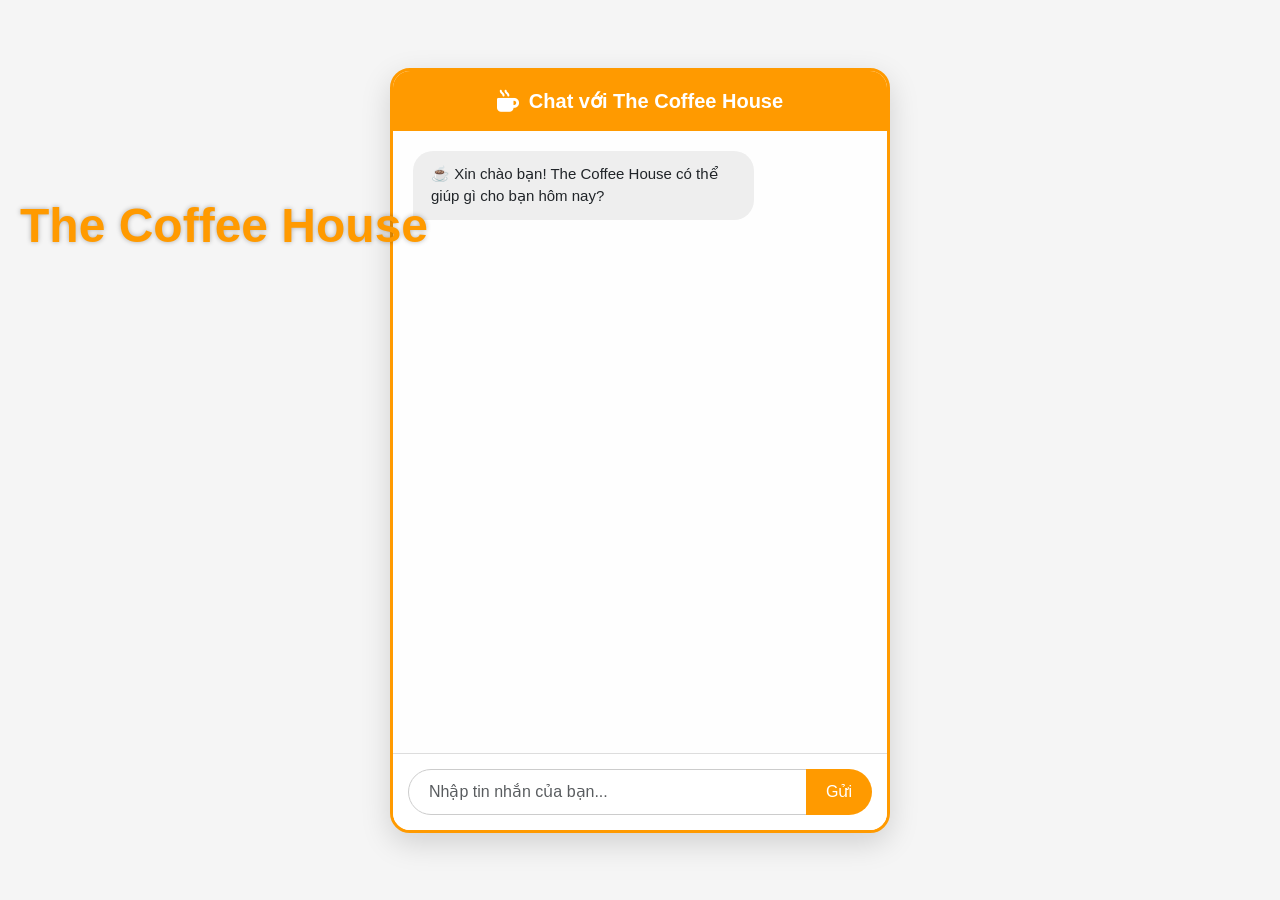
<file: page_menu/chatbox.html>
<!DOCTYPE html>
<html lang="vi">
  <head>
    <meta charset="UTF-8" />
    <meta name="viewport" content="width=device-width, initial-scale=1" />
    <title>Chat Box The Coffee House</title>
    <link rel="shortcut icon" href="//theme.hstatic.net/1000075078/1001099126/14/favicon.png?v=284" type="image/png">
    <link
      href="https://cdn.jsdelivr.net/npm/bootstrap@5.3.3/dist/css/bootstrap.min.css"
      rel="stylesheet"
    />
    <link
      href="https://cdnjs.cloudflare.com/ajax/libs/font-awesome/6.4.0/css/all.min.css"
      rel="stylesheet"
    />
    <style>
      body {
        background: #f5f5f5;
        font-family: "Segoe UI", sans-serif;
        height: 100vh;
        display: flex;
        justify-content: center;
        align-items: center;
      }

      .chat-box {
        width: 100%;
        max-width: 500px;
        height: 85vh;
        background: #fff;
        border-radius: 20px;
        box-shadow: 0 10px 30px rgba(0, 0, 0, 0.15);
        display: flex;
        flex-direction: column;
        overflow: hidden;
        border: 3px solid #ff9a00;
      }

      .chat-header {
        background: #ff9a00;
        color: white;
        padding: 15px;
        font-size: 20px;
        text-align: center;
        font-weight: 600;
        display: flex;
        align-items: center;
        justify-content: center;
        gap: 10px;
      }

      .chat-header i {
        font-size: 22px;
      }

      .chat-messages {
        flex: 1;
        padding: 20px;
        overflow-y: auto;
        background: #fefefe;
        display: flex;
        flex-direction: column;
        gap: 12px;
      }

      .message {
        padding: 12px 18px;
        border-radius: 20px;
        max-width: 75%;
        font-size: 15px;
        word-wrap: break-word;
      }

      .message.user {
        background-color: #dcf8c6;
        align-self: flex-end;
        border-bottom-right-radius: 0;
      }

      .message.bot {
        background-color: #eee;
        align-self: flex-start;
        border-bottom-left-radius: 0;
      }

      .chat-input {
        padding: 15px;
        border-top: 1px solid #ddd;
        background-color: #fff;
      }

      .chat-input .form-control {
        border-radius: 30px;
        padding: 10px 20px;
        border: 1px solid #ccc;
      }

      .chat-input .btn {
        border-radius: 30px;
        padding: 10px 20px;
        background-color: #ff9a00;
        border: none;
      }

      .chat-input .btn:hover {
        background-color: #e88b00;
      }

      #floatingText {
        position: fixed;
        top: 0;
        left: 0;
        font-size: 48px;
        font-weight: bold;
        color: #ff9a00;
        user-select: none;
        pointer-events: none;
        white-space: nowrap;
        z-index: 9999;
        text-shadow: 0 0 5px rgba(0, 0, 0, 0.3);
      }
    </style>
  </head>
  <body>
    <div id="floatingText">The Coffee House</div>
    <div class="chat-box">
      <div class="chat-header">
        <i class="fas fa-mug-hot"></i> Chat với The Coffee House
      </div>

      <div class="chat-messages" id="chatMessages">
        <!-- Nội dung chat sẽ được thêm ở đây -->
      </div>

      <div class="chat-input">
        <div class="input-group">
          <input
            type="text"
            class="form-control"
            id="chatInput"
            placeholder="Nhập tin nhắn của bạn..."
          />
          <button class="btn btn-warning text-white" id="sendBtn">Gửi</button>
        </div>
      </div>
    </div>

    <script>
      const chatMessages = document.getElementById("chatMessages");
      const chatInput = document.getElementById("chatInput");
      const sendBtn = document.getElementById("sendBtn");

      window.onload = () => {
        const history = sessionStorage.getItem("chatHistory");
        if (history) {
          chatMessages.innerHTML = history;
          chatMessages.scrollTop = chatMessages.scrollHeight;
        } else {
          addBotMessage(
            "☕ Xin chào bạn! The Coffee House có thể giúp gì cho bạn hôm nay?"
          );
        }
      };

      function sendMessage(text) {
        if (!text.trim()) return;

        const userMsg = document.createElement("div");
        userMsg.className = "message user";
        userMsg.textContent = text;
        chatMessages.appendChild(userMsg);

        const botMsg = document.createElement("div");
        botMsg.className = "message bot";
        botMsg.textContent = '☕ Bạn vừa nói: "' + text + '"';

        setTimeout(() => {
          chatMessages.appendChild(botMsg);
          chatMessages.scrollTop = chatMessages.scrollHeight;
          saveChat();
        }, 600);

        chatInput.value = "";
        chatMessages.scrollTop = chatMessages.scrollHeight;
        saveChat();
      }

      function addBotMessage(text) {
        const botMsg = document.createElement("div");
        botMsg.className = "message bot";
        botMsg.textContent = text;
        chatMessages.appendChild(botMsg);
        saveChat();
      }

      function saveChat() {
        sessionStorage.setItem("chatHistory", chatMessages.innerHTML);
      }

      sendBtn.addEventListener("click", () => sendMessage(chatInput.value));
      chatInput.addEventListener("keydown", (e) => {
        if (e.key === "Enter") sendMessage(chatInput.value);
      });
    </script>

    <script>
      const floatingText = document.getElementById("floatingText");

      const topLimit = 20;
      const bottomLimit = window.innerHeight - floatingText.offsetHeight - 20;
      let goingDown = true;
      let posY = topLimit;

      let side = "left";

      function move() {
        if (goingDown) {
          posY += 5;
          if (posY >= bottomLimit) goingDown = false;
        } else {
          posY -= 5;
          if (posY <= topLimit) goingDown = true;
        }

        const posX =
          side === "left"
            ? 20
            : window.innerWidth - floatingText.offsetWidth - 20;

        floatingText.style.top = posY + "px";
        floatingText.style.left = posX + "px";
      }

      const interval = setInterval(() => {
        move();
      }, 30);

      setInterval(() => {
        side = side === "left" ? "right" : "left";
      }, 8000);
    </script>
  </body>
</html>
</file>
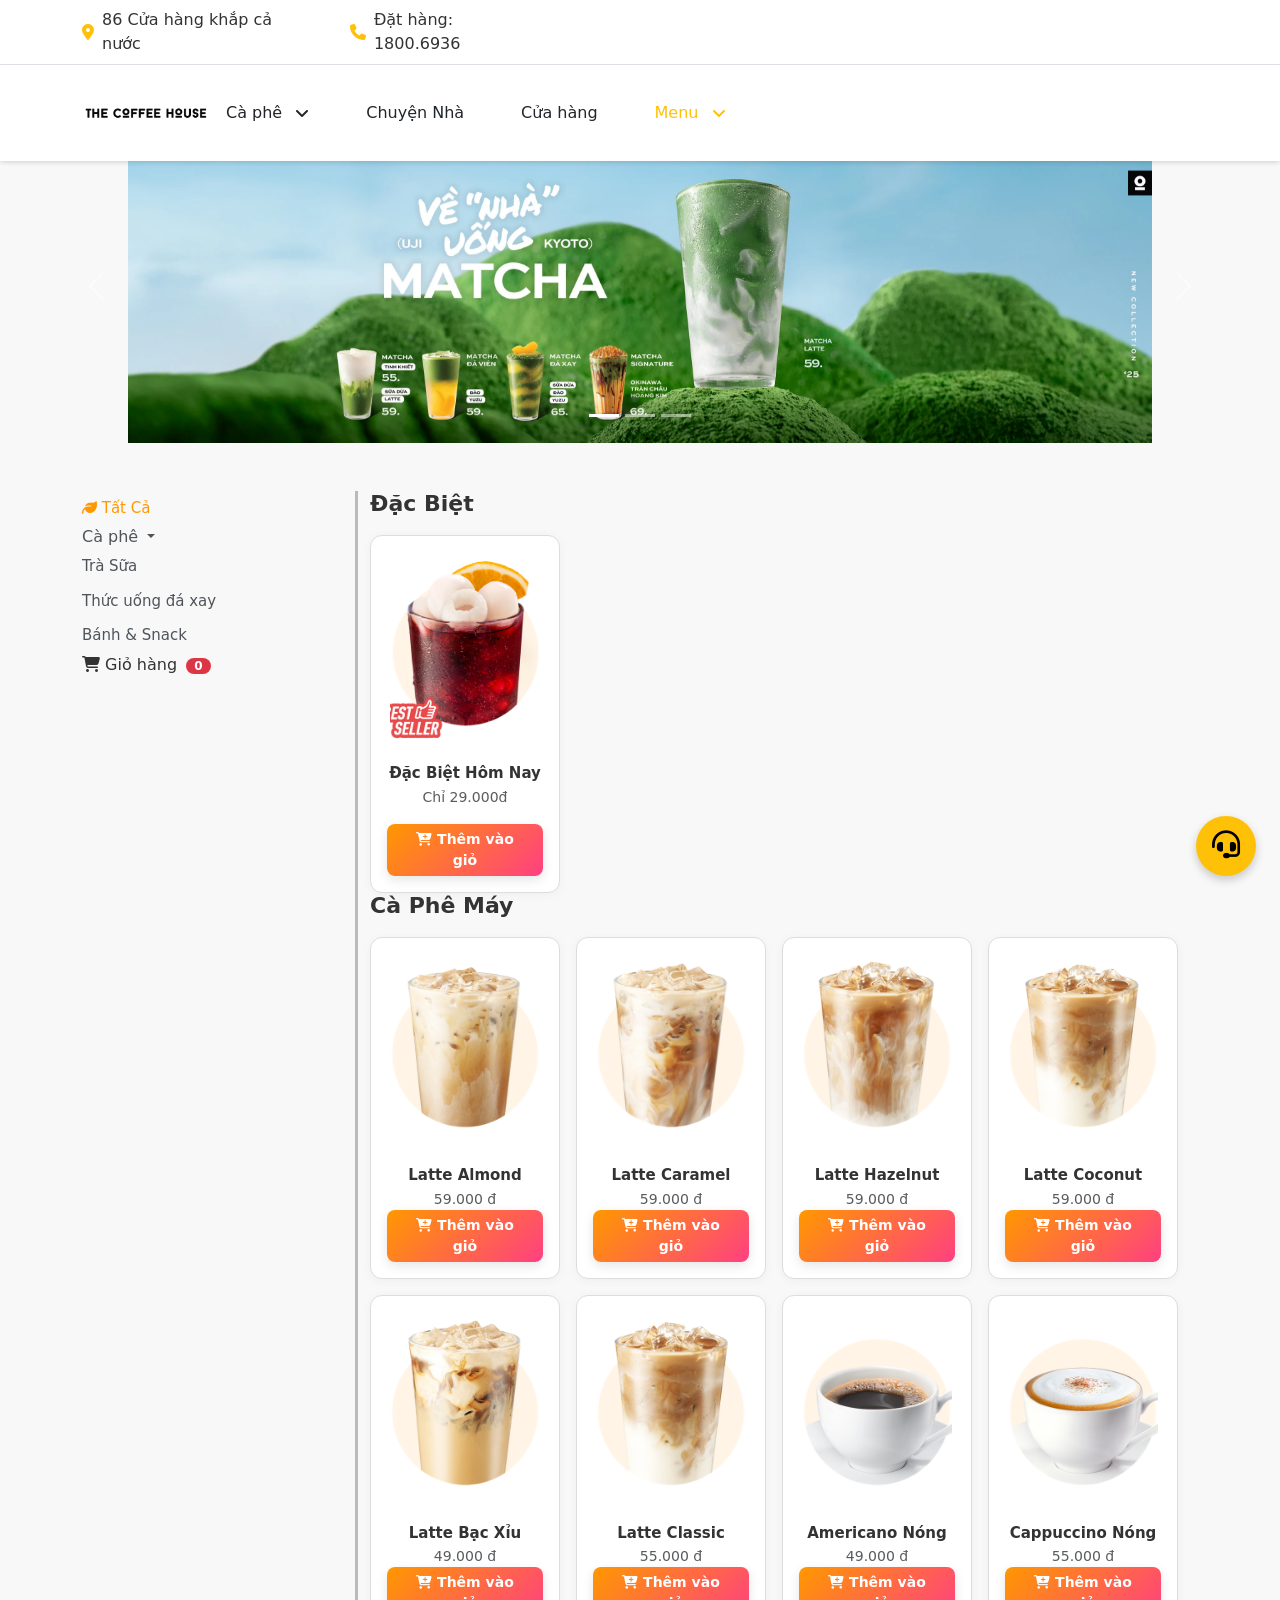
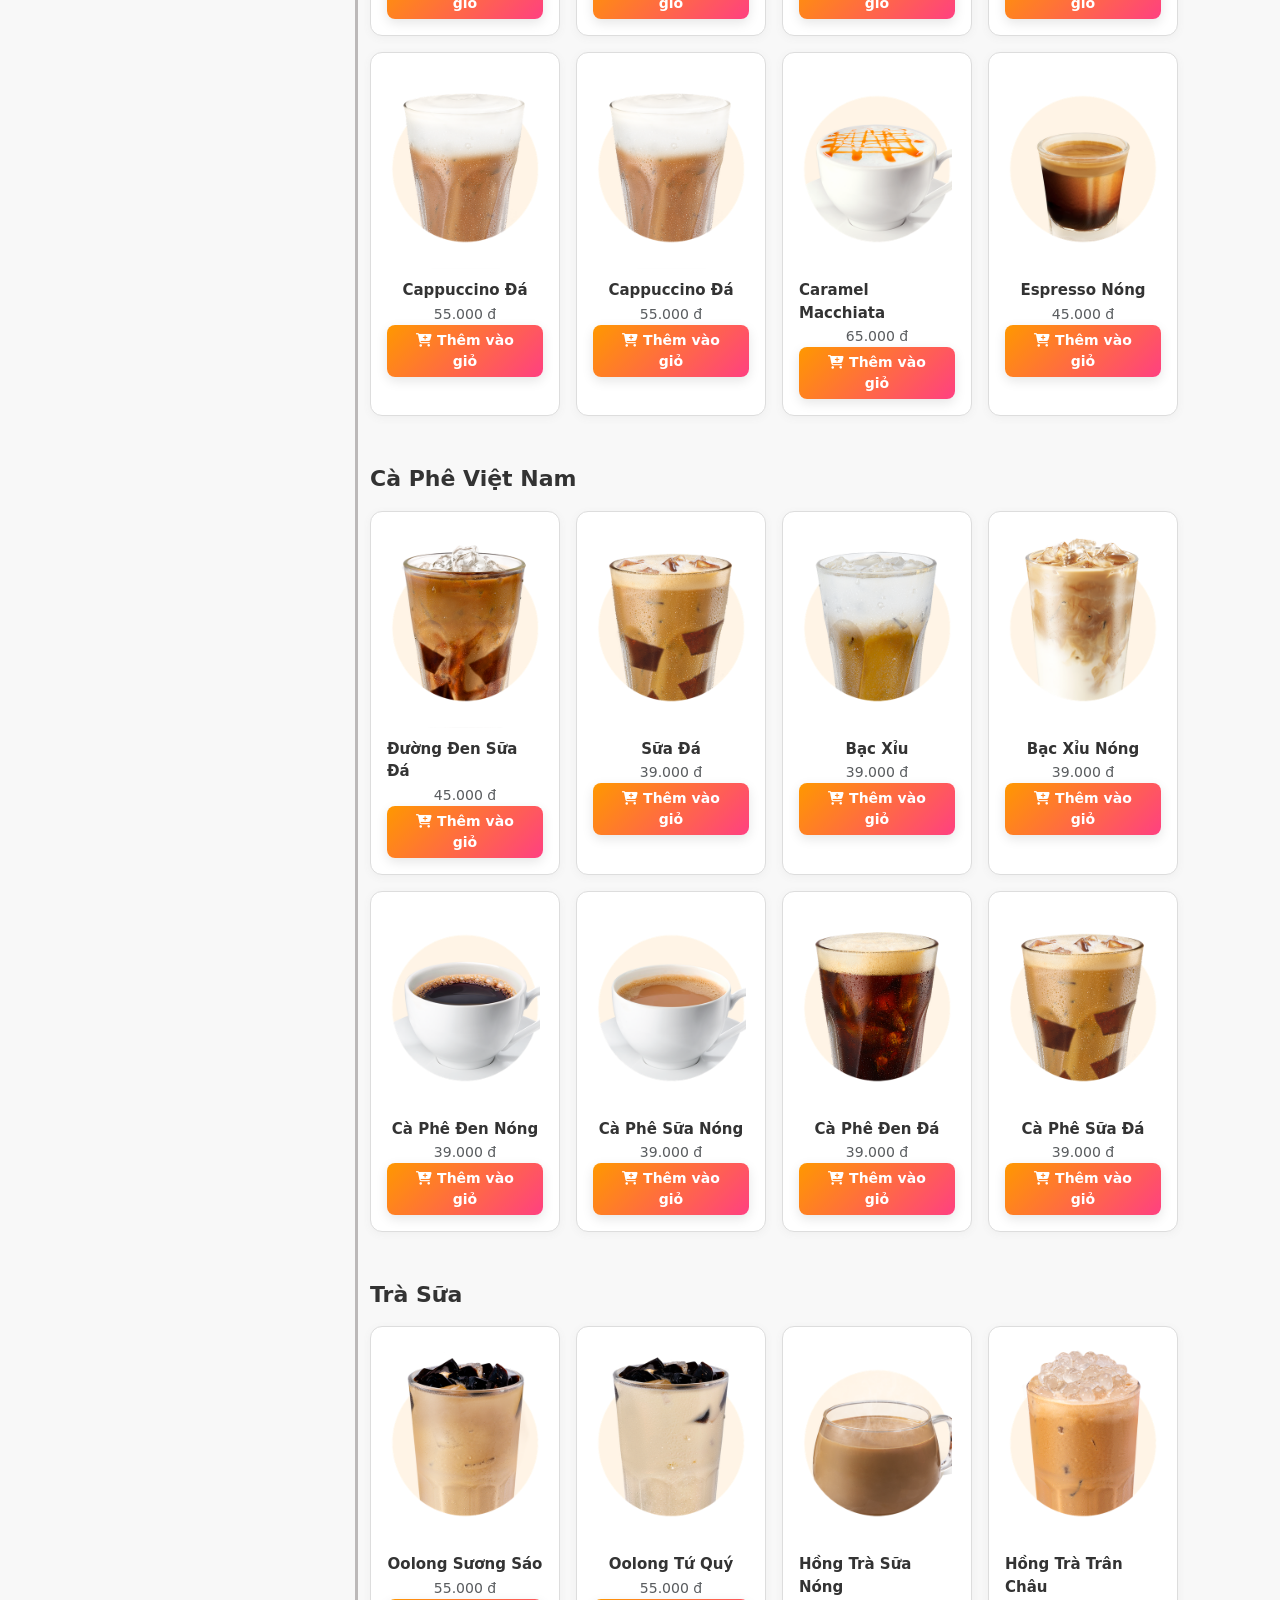
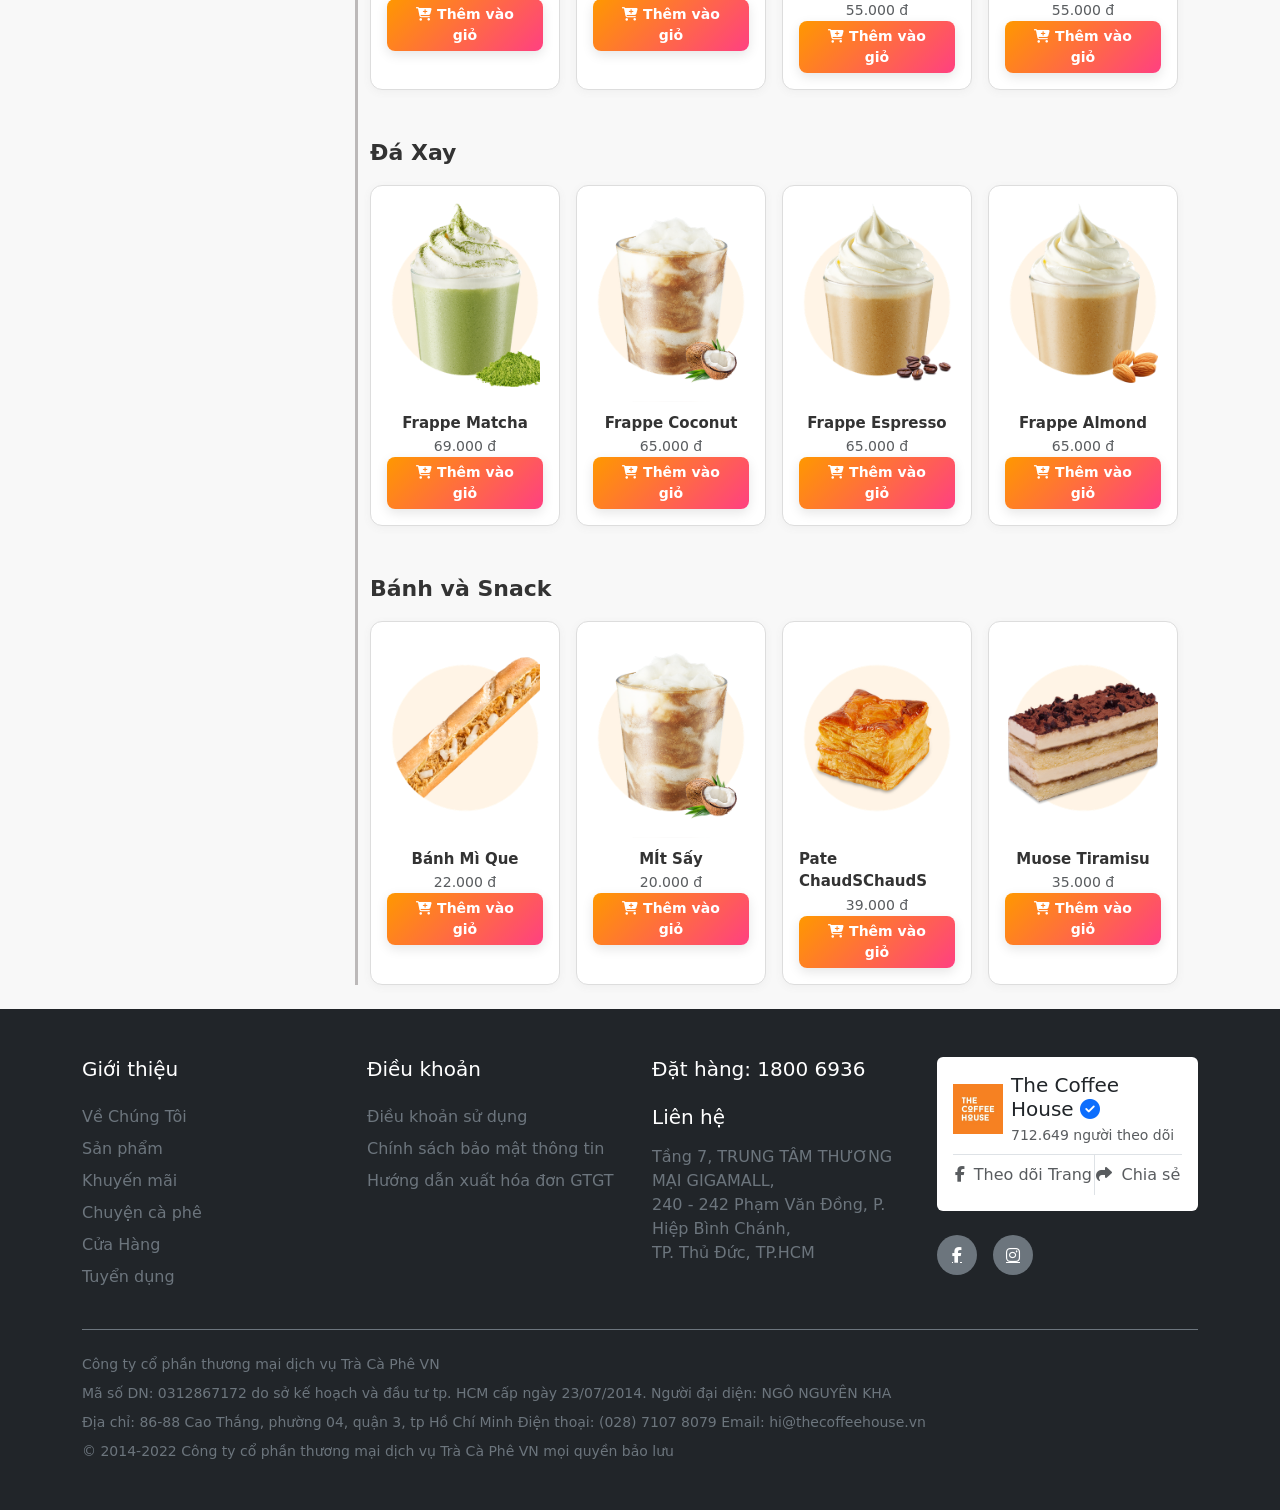
<file: page_menu/menu.html>
<!DOCTYPE html>
<html lang="vi">
<head>
  <meta charset="UTF-8" />
  <meta name="viewport" content="width=device-width, initial-scale=1">
  <title>The Coffee House - Menu</title>
  <link rel="shortcut icon" href="//theme.hstatic.net/1000075078/1001099126/14/favicon.png?v=284" type="image/png">
  <link href="https://cdn.jsdelivr.net/npm/bootstrap@5.3.0/dist/css/bootstrap.min.css" rel="stylesheet">
  <link href="https://cdnjs.cloudflare.com/ajax/libs/font-awesome/6.5.0/css/all.min.css" rel="stylesheet">
  <link rel="stylesheet" href="style.css">
</head>

<body>
    <div class="nav-container">
        <!-- Header -->
        <header class="bg-white py-2 border-bottom">
            <div class="container">
                <div class="row">
                    <div class="col-5 d-flex justify-content-center align-items-center">
                        <div class="d-flex align-items-center me-5">
                            <i class="fa-solid fa-location-dot text-warning me-2"></i>
                            <span>86 Cửa hàng khắp cả nước</span>
                        </div>
                        <div class="d-flex align-items-center">
                            <i class="fa-solid fa-phone text-warning me-2"></i>
                            <span>Đặt hàng: 1800.6936</span>
                        </div>
                    </div>
                </div>
            </div>
        </header>

        <!-- Navigation -->
        <nav class="bg-white py-2 shadow-sm">
            <div class="container">
                <div class="d-flex justify-content-between align-items-center">
                    <div class="logo">
                        <a href="../docs/index.html"><img src="Images/The-Coffee-House-Logo-PNG-2_kdod3z.png" alt="The Coffee House"></a>
                    </div>
                    <div class="menu">
                        <ul class="d-flex mb-0 list-unstyled">
                            <li class="mx-3">
                                <a href="menu.html" class="text-dark text-decoration-none d-flex align-items-center">Cà phê <i class="fa-solid fa-angle-down ms-2"></i></a>
                                <div class="dropdown-menu coffee">
                                    <a href="menu.html#caphe-may">Cà Phê Máy</a>
                                    <a href="menu.html#caphe-viet">Cà Phê Việt Nam</a>
                                </div>
                            </li>
                            
                            <li class="mx-3">
                                <a href="../page-chuyen-nha/ChuyenNha.html" class="text-dark text-decoration-none d-flex align-items-center">
                                    Chuyện Nhà</i>
                                </a>
                            </li>
                            <li class="mx-3 active"><a href="../page-chi-nhanh/ChiNhanh.html" class="text-dark text-decoration-none d-flex align-items-center">Cửa hàng</a></li>
                            <li class="mx-3">
                                <a href="menu.html" class="text-warning text-decoration-none">Menu <i class="fa-solid fa-angle-down ms-2"></i></a>
                                <div class="dropdown-menu main-menu">
                                    <div class="main-menu-column">
                                        <h4>Cà Phê</h4>
                                        <ul class="list-unstyled">
                                            <li><a href="menu.html#caphe-may">Cà Phê Máy</a></li>
                                            <li><a href="menu.html#caphe-viet">Cà Phê Việt Nam</a></li>
                                        </ul>
                                    </div>
                                    <div class="main-menu-column">
                                        <h4>Trà</h4>
                                        <ul class="list-unstyled">
                                            <li><a href="menu.html#trasua">Trà Trái Cây</a></li>
                                            <li><a href="menu.html#trasua">Trà Sữa</a></li>
                                            <li><a href="menu.html#trasua">Hi-Tea</a></li>
                                        </ul>
                                    </div>
                                    <div class="main-menu-column">
                                        <h4>Đá Xay</h4>
                                        <ul class="list-unstyled">
                                            <li><a href="menu.html#daxay">Chocolate</a></li>
                                            <li><a href="menu.html#daxay">Matcha</a></li>
                                            <li><a href="menu.html#daxay">Đá Xay</a></li>
                                        </ul>
                                    </div>
                                    <div class="main-menu-column">
                                        <h4>Bánh & Snack</h4>
                                        <ul class="list-unstyled">
                                            <li><a href="menu.html#banh">Bánh mặn</a></li>
                                            <li><a href="menu.html#banh">Bánh ngọt</a></li>
                                            <li><a href="menu.html#banh">Snack</a></li>
                                        </ul>
                                    </div>
                                </div>
                            </li>
                        </ul>
                    </div>
                </div>
            </div>
        </nav>
    </div>

  <div id="demo" class="carousel slide my-4" data-bs-ride="carousel">
    <div class="carousel-indicators">
      <button type="button" data-bs-target="#demo" data-bs-slide-to="0" class="active"></button>
      <button type="button" data-bs-target="#demo" data-bs-slide-to="1"></button>
      <button type="button" data-bs-target="#demo" data-bs-slide-to="2"></button>
    </div>

    <div class="carousel-inner" style="width: 80%; margin: auto;">
      <div class="carousel-item active" >
        <img src="Images/web_moi_-_desktop_e6b00c2f52b04df5b57957b8b85769d1.webp" class="d-block w-100" alt="banner1" >
      </div>
      <div class="carousel-item">
        <img src="Images/freeship_web_m_i_-_desktop.jpg" class="d-block w-100" alt="banner2">
      </div>
      <div class="carousel-item">
        <img src="Images/gi_m_20k_30k_web_m_i_-_desktop.jpg" class="d-block w-100" alt="Chicago">
      </div>
    </div>

    <button class="carousel-control-prev" type="button" data-bs-target="#demo" data-bs-slide="prev">
     <span class="carousel-control-prev-icon"></span>
    </button>
    <button class="carousel-control-next" type="button" data-bs-target="#demo" data-bs-slide="next">
      <span class="carousel-control-next-icon"></span>
    </button>
  </div>


  <div class="container py-4">
    <div class="row">
      <div class="col-md-3 mb-4 d-none d-md-block" >
        <ul class="list-unstyled">
          <li><a href="#" class="sidebar-link" style="color: #ff9800;"><i class="fa-solid fa-leaf"></i> Tất Cả</a></li>
          <li class="nav-item dropdown">
            <a class="nav-link dropdown-toggle" style="color: #4f545a;" href="#" id="cafeDropdown" role="button" data-bs-toggle="dropdown" aria-expanded="false">
              Cà phê
            </a>
            <ul class="dropdown-menu" aria-labelledby="cafeDropdown">
              <li><a class="dropdown-item" href="#caphe-may">Cà phê máy</a></li>
              <li><a class="dropdown-item" href="#caphe-viet">Cà phê Việt Nam</a></li>
            </ul>
          </li>
          <li><a href="#trasua" class="sidebar-link">Trà Sữa</a></li>
          <li><a href="#daxay" class="sidebar-link">Thức uống đá xay</a></li>
          <li><a href="#banh" class="sidebar-link">Bánh & Snack</a></li>
          <li>
            <a class="nav-link" href="#">
              <i class="fa-solid fa-cart-shopping"></i> Giỏ hàng
              <span id="cart-count" class="badge rounded-pill bg-danger ms-1">
                0
              </span>
            </a>
          </li>
        </ul>
      </div>

      <div class="col-md-9" style="border-left: solid #bcb9b9;">
        <h2  id="caphe-may" class="anchor-offset" style="font-size: 22px; font-weight: 600; margin-bottom: 18px;  ">Đặc Biệt</h2>
         <div class="product glass featured">
          <img src="Images/1737356461_hi-tea-vai_5cae2b0e46b846c6b596f5bdf61a43a2_large.webp" alt="Hot product">
          <p class="small">Đặc Biệt Hôm Nay</p>
          <p class="text-muted">Chỉ 29.000đ</p>
          <button class="btn-gradient add-to-cart">
            <i class="fa-solid fa-cart-plus"></i> Thêm vào giỏ
            <span class="ripple-effect"></span>
          </button>
        </div>
        <h2  id="caphe-may" class="anchor-offset" style="font-size: 22px; font-weight: 600; margin-bottom: 18px;" >Cà Phê Máy</h2>
        <div class="d-flex flex-wrap gap-3 justify-content-start">
          <div class="product">
            <img src="Images/1746441513_almond-coffee_f0797787534a473ea51f29afaadf37d3_large.webp" alt="Latte Almond" />
            <div class="small">Latte Almond</div>
            <div class="text-muted">59.000 đ</div>
            <button class="btn-gradient add-to-cart">
            <i class="fa-solid fa-cart-plus"></i> Thêm vào giỏ
            <span class="ripple-effect"></span>
          </button>
          </div>
          <div class="product">
            <img src="Images/1746441451_caramel-coffee_dc2004f6d8144f2f8b7512ba95319ef7_large.webp" alt="Latte Caramel" />
            <div class="small">Latte Caramel</div>
            <div class="text-muted">59.000 đ</div>
            <button class="btn-gradient add-to-cart">
            <i class="fa-solid fa-cart-plus"></i> Thêm vào giỏ
            <span class="ripple-effect"></span>
          </button>
          </div>
          <div class="product">
            <img src="Images/1746441372_halzenut-latte_3ef994056c3b4765a600e853f6cca72d_large.webp" alt="Latte Hazelnut" />
            <div class="small">Latte Hazelnut</div>
            <div class="text-muted">59.000 đ</div>
            <button class="btn-gradient add-to-cart">
            <i class="fa-solid fa-cart-plus"></i> Thêm vào giỏ
            <span class="ripple-effect"></span>
          </button>
          </div>
          <div class="product">
            <img src="Images/1746441318_latte-coconut_1a5187bb0e9f4e8abe8898129d42f44d_large.webp" alt="Latte Coconut" />
            <div class="small">Latte Coconut</div>
            <div class="text-muted">59.000 đ</div>
            <button class="btn-gradient add-to-cart">
            <i class="fa-solid fa-cart-plus"></i> Thêm vào giỏ
            <span class="ripple-effect"></span>
          </button>
          </div>
          <div class="product">
            <img src="Images/1746441267_latte-bac-xiu_a6fe420fef6f4ec7a2e4f87e9e03ef4b_large.webp" alt="Latte Bạc Xỉu" />
            <div class="small">Latte Bạc Xỉu</div>
            <div class="text-muted">49.000 đ</div>
            <button class="btn-gradient add-to-cart">
            <i class="fa-solid fa-cart-plus"></i> Thêm vào giỏ
            <span class="ripple-effect"></span>
          </button>
          </div>
          <div class="product">
            <img src="Images/1746439218_latte-classic_e216596a8267420b9e55714322ac2d8f_large.webp" alt="Latte Classic" />
            <div class="small">Latte Classic</div>
            <div class="text-muted">55.000 đ</div>
            <button class="btn-gradient add-to-cart">
            <i class="fa-solid fa-cart-plus"></i> Thêm vào giỏ
            <span class="ripple-effect"></span>
          </button>
          </div>
          <div class="product">
            <img src="Images/1737357102_ame-nong_2988095b141f4f5a8e0eb40be3b43ba6_large.webp" alt="Latte Espresso" />
            <div class="small">Americano Nóng</div>
            <div class="text-muted">49.000 đ</div>
            <button class="btn-gradient add-to-cart">
            <i class="fa-solid fa-cart-plus"></i> Thêm vào giỏ
            <span class="ripple-effect"></span>
          </button>
          </div>
          <div class="product">
            <img src="Images/1737357108_cappucino-nong_f78c106928fe4c418906763d3dfa4b29_large.webp" alt="Latte Espresso" />
            <div class="small">Cappuccino Nóng</div>
            <div class="text-muted">55.000 đ</div>
            <button class="btn-gradient add-to-cart">
            <i class="fa-solid fa-cart-plus"></i> Thêm vào giỏ
            <span class="ripple-effect"></span>
          </button>
          </div>
          <div class="product">
            <img src="Images/1737357118_cappucio-da_9adfe1f331a348068d265e7ce3f5d35e_large (1).webp" alt="Latte Espresso" />
            <div class="small">Cappuccino Đá</div>
            <div class="text-muted">55.000 đ</div>
            <button class="btn-gradient add-to-cart">
            <i class="fa-solid fa-cart-plus"></i> Thêm vào giỏ
            <span class="ripple-effect"></span>
          </button>
          </div>
          <div class="product">
            <img src="Images/1737357118_cappucio-da_9adfe1f331a348068d265e7ce3f5d35e_large (1).webp" alt="Latte Espresso" />
            <div class="small">Cappuccino Đá</div>
            <div class="text-muted">55.000 đ</div>
            <button class="btn-gradient add-to-cart">
            <i class="fa-solid fa-cart-plus"></i> Thêm vào giỏ
            <span class="ripple-effect"></span>
          </button>
          </div>
          <div class="product">
            <img src="Images/1737357126_caramel-macchiato-nong_92ab6d4b88dc4842b42c0ee6ad523392_large.webp" />
            <div class="small">Caramel Macchiata</div>
            <div class="text-muted">65.000 đ</div>
           <button class="btn-gradient add-to-cart">
            <i class="fa-solid fa-cart-plus"></i> Thêm vào giỏ
            <span class="ripple-effect"></span>
          </button>
          </div>
          <div class="product">
            <img src="Images/1737357444_espresso-nong_2ac99445a9fc4619a45761a5023b538c_large.webp" />
            <div class="small">Espresso Nóng</div>
            <div class="text-muted">45.000 đ</div>
            <button class="btn-gradient add-to-cart">
            <i class="fa-solid fa-cart-plus"></i> Thêm vào giỏ
            <span class="ripple-effect"></span>
          </button>
          </div>
        </div>
        
        <h2 id="caphe-viet" class="anchor-offset" style="font-size: 22px; font-weight: 600; margin-bottom: 18px; margin-top: 50px;">Cà Phê Việt Nam</h2>
        <div class="d-flex flex-wrap gap-3 justify-content-start">
          <div class="product">
            <img src="Images/1737357048_uong-den-sua-da_5876b3829fe94af788996ca234a7894f_large.webp" alt="Latte Almond" />
            <div class="small">Đường Đen Sữa Đá</div>
            <div class="text-muted">45.000 đ</div>
            <button class="btn-gradient add-to-cart">
            <i class="fa-solid fa-cart-plus"></i> Thêm vào giỏ
            <span class="ripple-effect"></span>
          </button>
          </div>
          <div class="product">
            <img src="Images/1737357037_tch-sua-da_a83639744db94a7a96c1fd6b08e023e1_large.webp" alt="Latte Caramel" />
            <div class="small">Sữa Đá</div>
            <div class="text-muted">39.000 đ</div>
            <button class="btn-gradient add-to-cart">
            <i class="fa-solid fa-cart-plus"></i> Thêm vào giỏ
            <span class="ripple-effect"></span>
          </button>
          </div>
          <div class="product">
            <img src="Images/1737357020_bac-xiu-da_43a593b61b8e44379111a9ebb00904d9_large.webp" alt="Latte Hazelnut" />
            <div class="small">Bạc Xỉu</div>
            <div class="text-muted">39.000 đ</div>
            <button class="btn-gradient add-to-cart">
            <i class="fa-solid fa-cart-plus"></i> Thêm vào giỏ
            <span class="ripple-effect"></span>
          </button>
          </div>
          <div class="product">
            <img src="Images/1746441318_latte-coconut_1a5187bb0e9f4e8abe8898129d42f44d_large.webp" alt="Latte Coconut" />
            <div class="small">Bạc Xỉu Nóng</div>
            <div class="text-muted">39.000 đ</div>
            <button class="btn-gradient add-to-cart">
            <i class="fa-solid fa-cart-plus"></i> Thêm vào giỏ
            <span class="ripple-effect"></span>
          </button>
          </div>
          <div class="product">
            <img src="Images/1737356979_cf-den-nong_3ce91ffbdc04405b93855cd3b5d5aec2_large.webp" alt="Latte Bạc Xỉu" />
            <div class="small">Cà Phê Đen Nóng</div>
            <div class="text-muted">39.000 đ</div>
            <button class="btn-gradient add-to-cart">
            <i class="fa-solid fa-cart-plus"></i> Thêm vào giỏ
            <span class="ripple-effect"></span>
          </button>
          </div>
          <div class="product">
            <img src="Images/1737356996_cfs-nong_b67f6d43e52948209dee212446981bb5_large.webp" alt="Latte Classic" />
            <div class="small">Cà Phê Sữa Nóng</div>
            <div class="text-muted">39.000 đ</div>
            <button class="btn-gradient add-to-cart">
            <i class="fa-solid fa-cart-plus"></i> Thêm vào giỏ
            <span class="ripple-effect"></span>
          </button>
          </div>
          <div class="product">
            <img src="Images/1737356988_cf-den-da_25422ed38d5a4696bc1af22266ac7589_large.webp" alt="Latte Espresso" />
            <div class="small">Cà Phê Đen Đá</div>
            <div class="text-muted">39.000 đ</div>
            <button class="btn-gradient add-to-cart">
            <i class="fa-solid fa-cart-plus"></i> Thêm vào giỏ
            <span class="ripple-effect"></span>
          </button>
          </div>
          <div class="product">
            <img src="Images/1737357037_tch-sua-da_a83639744db94a7a96c1fd6b08e023e1_large.webp" alt="Latte Espresso" />
            <div class="small">Cà Phê Sữa Đá</div>
            <div class="text-muted">39.000 đ</div>
            <button class="btn-gradient add-to-cart">
            <i class="fa-solid fa-cart-plus"></i> Thêm vào giỏ
            <span class="ripple-effect"></span>
          </button>
          </div>
        </div>  

        <h2 id="trasua" class="anchor-offset" style="font-size: 22px; font-weight: 600; margin-bottom: 18px; margin-top: 50px;">Trà Sữa</h2>
        <div class="d-flex flex-wrap gap-3 justify-content-start">
          <div class="product">
            <img src="Images/1737356814_ts-oolong-nuong-suong-sao_4aed3eb72fa6456b9990580c54b51b78_large.webp" alt="Latte Almond" />
            <div class="small">Oolong Sương Sáo</div>
            <div class="text-muted">55.000 đ</div>
            <button class="btn-gradient add-to-cart">
            <i class="fa-solid fa-cart-plus"></i> Thêm vào giỏ
            <span class="ripple-effect"></span>
          </button>
          </div>
          <div class="product">
            <img src="Images/1737358275_tra-sua-oolong-tu-quy-suong-sao_57bb48cbbc4944079b58c9219d4d1ebf_large.webp" />
            <div class="small">Oolong Tứ Quý</div>
            <div class="text-muted">55.000 đ</div>
            <button class="btn-gradient add-to-cart">
            <i class="fa-solid fa-cart-plus"></i> Thêm vào giỏ
            <span class="ripple-effect"></span>
          </button>
          </div>
          <div class="product">
            <img src="Images/1737356747_hong-tra-sua-nong_48e7bdb6ef7b44f28b48412496150d26_large.webp" alt="Latte Hazelnut" />
            <div class="small">Hồng Trà Sữa Nóng</div>
            <div class="text-muted">55.000 đ</div>
           <button class="btn-gradient add-to-cart">
            <i class="fa-solid fa-cart-plus"></i> Thêm vào giỏ
            <span class="ripple-effect"></span>
          </button>
          </div>
          <div class="product">
            <img src="Images/1737358261_hong-tra-sua-tran-chau_14cf4c6d514a4e76b52f641642d27e78_large.webp" alt="Latte Bạc Xỉu" />
            <div class="small">Hồng Trà Trân Châu</div>
            <div class="text-muted">55.000 đ</div>
            <button class="btn-gradient add-to-cart">
            <i class="fa-solid fa-cart-plus"></i> Thêm vào giỏ
            <span class="ripple-effect"></span>
          </button>
          </div>
        </div>

        <h2 id="daxay" class="anchor-offset" style="font-size: 22px; font-weight: 600; margin-bottom: 18px; margin-top: 50px;">Đá Xay</h2>
        <div class="d-flex flex-wrap gap-3 justify-content-start">
          <div class="product">
            <img src="Images/1746441845_matcha-frappe_bc025cb542b146d1aadbd91fe61c6f09_large.webp" alt="Latte Almond" />
            <div class="small">Frappe Matcha</div>
            <div class="text-muted">69.000 đ</div>
            <button class="btn-gradient add-to-cart">
            <i class="fa-solid fa-cart-plus"></i> Thêm vào giỏ
            <span class="ripple-effect"></span>
          </button>
          </div>
          <div class="product">
            <img src="Images/1746442420_coconut-frappe_9c3fd3c2cb9f41ad8445e8709a76c162_large.webp" />
            <div class="small">Frappe Coconut</div>
            <div class="text-muted">65.000 đ</div>
            <button class="btn-gradient add-to-cart">
            <i class="fa-solid fa-cart-plus"></i> Thêm vào giỏ
            <span class="ripple-effect"></span>
          </button>
          </div>
          <div class="product">
            <img src="Images/1746442507_coffee-frappe_2d610df6ad7c43cd91664994ed7d3eb5_large.webp" alt="Latte Hazelnut" />
            <div class="small">Frappe Espresso</div>
            <div class="text-muted">65.000 đ</div>
            <button class="btn-gradient add-to-cart">
            <i class="fa-solid fa-cart-plus"></i> Thêm vào giỏ
            <span class="ripple-effect"></span>
          </button>
          </div>
          <div class="product">
            <img src="Images/1746443342_almond-frappe_fc2ee816d45c48da9df254272fa54e2f_large.webp" alt="Latte Bạc Xỉu" />
            <div class="small">Frappe Almond</div>
            <div class="text-muted">65.000 đ</div>
            <button class="btn-gradient add-to-cart">
            <i class="fa-solid fa-cart-plus"></i> Thêm vào giỏ
            <span class="ripple-effect"></span>
          </button>
          </div>
        </div>

        <h2 id="banh" class="anchor-offset" style="font-size: 22px; font-weight: 600; margin-bottom: 18px; margin-top: 50px;">Bánh và Snack</h2>
        <div class="d-flex flex-wrap gap-3 justify-content-start">
          <div class="product">
            <img src="Images/1737355270_bmq-cha-bong-pm_34e407eef2a947f28c6e9892e47b3f68_large.webp" alt="Latte Almond" />
            <div class="small">Bánh Mì Que</div>
            <div class="text-muted">22.000 đ</div>
            <button class="btn-gradient add-to-cart">
            <i class="fa-solid fa-cart-plus"></i> Thêm vào giỏ
            <span class="ripple-effect"></span>
          </button>
          </div>
          <div class="product">
            <img src="Images/1746442420_coconut-frappe_9c3fd3c2cb9f41ad8445e8709a76c162_large.webp" />
            <div class="small">MÍt Sấy</div>
            <div class="text-muted">20.000 đ</div>
            <button class="btn-gradient add-to-cart">
            <i class="fa-solid fa-cart-plus"></i> Thêm vào giỏ
            <span class="ripple-effect"></span>
          </button>
          </div>
          <div class="product">
            <img src="Images/1737355241_pate-chaud_0a76009c5cdb47f8a8f19ebd812b2c75_large.webp" alt="Latte Hazelnut" />
            <div class="small">Pate ChaudSChaudS</div>
            <div class="text-muted">39.000 đ</div>
            <button class="btn-gradient add-to-cart">
            <i class="fa-solid fa-cart-plus"></i> Thêm vào giỏ
            <span class="ripple-effect"></span>
          </button>
          </div>
          <div class="product">
            <img src="Images/1737355334_tiramisu_02b51263d15e419aa7da19528c369fa3_large.webp" alt="Latte Bạc Xỉu" />
            <div class="small">Muose Tiramisu</div>
            <div class="text-muted">35.000 đ</div>
            <button class="btn-gradient add-to-cart">
            <i class="fa-solid fa-cart-plus"></i> Thêm vào giỏ
            <span class="ripple-effect"></span>
          </button>
          </div>
        </div>

        </div>
      </div>
    </div>
  </div>

  <footer class="bg-dark text-white py-5">
        <div class="container">
            <div class="row g-4">
                <div class="col-md-3">
                    <h4 class="fs-5 mb-4">Giới thiệu</h4>
                    <ul class="list-unstyled">
                        <li class="mb-2"><a href="#" class="text-decoration-none text-secondary">Về Chúng Tôi</a></li>
                        <li class="mb-2"><a href="#" class="text-decoration-none text-secondary">Sản phẩm</a></li>
                        <li class="mb-2"><a href="#" class="text-decoration-none text-secondary">Khuyến mãi</a></li>
                        <li class="mb-2"><a href="#" class="text-decoration-none text-secondary">Chuyện cà phê</a></li>
                        <li class="mb-2"><a href="#" class="text-decoration-none text-secondary">Cửa Hàng</a></li>
                        <li class="mb-2"><a href="#" class="text-decoration-none text-secondary">Tuyển dụng</a></li>
                    </ul>
                </div>
                <div class="col-md-3">
                    <h4 class="fs-5 mb-4">Điều khoản</h4>
                    <ul class="list-unstyled">
                        <li class="mb-2"><a href="#" class="text-decoration-none text-secondary">Điều khoản sử dụng</a></li>
                        <li class="mb-2"><a href="#" class="text-decoration-none text-secondary">Chính sách bảo mật thông tin</a></li>
                        <li class="mb-2"><a href="#" class="text-decoration-none text-secondary">Hướng dẫn xuất hóa đơn GTGT</a></li>
                    </ul>
                </div>
                <div class="col-md-3">
                    <h4 class="fs-5 mb-4">Đặt hàng: 1800 6936</h4>
                    <h4 class="fs-5 mb-3">Liên hệ</h4>
                    <p class="text-secondary">Tầng 7, TRUNG TÂM THƯƠNG MẠI GIGAMALL,<br>
                       240 - 242 Phạm Văn Đồng, P. Hiệp Bình Chánh,<br>
                       TP. Thủ Đức, TP.HCM</p>
                </div>
                <div class="col-md-3">
                    <div class="bg-white p-3 rounded mb-4">
                        <div class="d-flex align-items-center mb-2">
                            <img src="Images/logo.jpg" alt="The Coffee House" width="50" class="me-2">
                            <div>
                                <h5 class="text-dark mb-1">The Coffee House <i class="fa-solid fa-circle-check text-primary"></i></h5>
                                <p class="text-muted small mb-0">712.649 người theo dõi</p>
                            </div>
                        </div>
                        <div class="d-flex border-top mt-2">
                            <a href="https://www.facebook.com/The.Coffee.House.2014" target="_blank" class="flex-grow-1 text-center py-2 text-decoration-none text-muted border-end" >
                                <i class="fab fa-facebook-f me-1"></i> Theo dõi Trang
                            </a>
                            <a href="#" class="flex-grow-1 text-center py-2 text-decoration-none text-muted">
                                <i class="fa-solid fa-share me-1"></i> Chia sẻ
                            </a>
                        </div>
                    </div>
                    <div class="d-flex gap-3">
                        <a href="#" class="bg-secondary d-flex align-items-center justify-content-center rounded-circle text-white" style="width: 40px; height: 40px;">
                            <i class="fab fa-facebook-f"></i>
                        </a>
                        <a href="#" class="bg-secondary d-flex align-items-center justify-content-center rounded-circle text-white" style="width: 40px; height: 40px;">
                            <i class="fab fa-instagram"></i>
                        </a>
                    </div>
                </div>
            </div>
            <div class="border-top border-secondary mt-4 pt-4">
                <p class="text-secondary small mb-2">Công ty cổ phần thương mại dịch vụ Trà Cà Phê VN</p>
                <p class="text-secondary small mb-2">Mã số DN: 0312867172 do sở kế hoạch và đầu tư tp. HCM cấp ngày 23/07/2014. Người đại diện: NGÔ NGUYÊN KHA</p>
                <p class="text-secondary small mb-2">Địa chỉ: 86-88 Cao Thắng, phường 04, quận 3, tp Hồ Chí Minh   Điện thoại: (028) 7107 8079   Email: hi@thecoffeehouse.vn</p>
                <p class="text-secondary small mb-0">© 2014-2022 Công ty cổ phần thương mại dịch vụ Trà Cà Phê VN mọi quyền bảo lưu</p>
            </div>
        </div>
    </footer>



<button id="chatbot-toggle"
  style="position: fixed; bottom: 24px; right: 24px; background-color: #ffc107; color: #000; border: none; border-radius: 50%; width: 60px; height: 60px; font-size: 28px; box-shadow: 0 4px 10px rgba(0,0,0,0.2); cursor: pointer; z-index: 999;">
  <i class="fa-solid fa-headset"></i>
</button>

<script>
  document.getElementById("chatbot-toggle").addEventListener("click", function () {
    window.location.href = "chatbox.html"; 
  });
</script>


<script>
  let cartCount = 0;
  const cartBadge = document.querySelector('.fa-cart-shopping ~ .badge');

  document.querySelectorAll('.add-to-cart').forEach(button => {
    button.addEventListener('click', function () {
      cartCount++;
      cartBadge.textContent = cartCount;

      const ripple = this.querySelector('.ripple-effect');
      const size = Math.max(this.clientWidth, this.clientHeight);
      ripple.style.width = ripple.style.height = size + 'px';
      ripple.style.left = (this.clientWidth - size) / 2 + 'px';
      ripple.style.top = (this.clientHeight - size) / 2 + 'px';
      ripple.style.animation = 'none';
      ripple.offsetHeight; 
      ripple.style.animation = 'ripple 0.6s linear';

      this.classList.add('flash-background');
      setTimeout(() => {
        this.classList.remove('flash-background');
      }, 200);
    });
  });
  window.addEventListener('scroll', function() {
    var navContainer = document.querySelector('.nav-container');
    if (window.scrollY > 50) {
        navContainer.classList.add('scrolled');
    } else {
        navContainer.classList.remove('scrolled');
    }
});
</script>

  <script src="https://cdn.jsdelivr.net/npm/bootstrap@5.3.0/dist/js/bootstrap.bundle.min.js"></script>
</body>
</html>
</file>
<file: docs/styles.css>
/* ============================= */
/* 1. Biến tùy chỉnh          */
/* ============================= */
:root {
    --coffee-primary: #d4a762;
    --coffee-dark: #6b4e3b;
    --coffee-light: #f9f5f0;
    --coffee-beige: #f5eee6;
}

html{
    font-family: Arial, Helvetica, sans-serif;
}

/* ============================= */
/* 2. Kiểu cơ bản (Base Styles) */
/* ============================= */
body {
    color: #333;
    background-color: #fff;
}

/* ============================= */
/* 3. Màu nền & văn bản tùy chỉnh */
/* ============================= */
.bg-coffee { background-color: var(--coffee-primary); }
.bg-beige { background-color: var(--coffee-beige); }
.text-coffee { color: var(--coffee-primary); }

/* ============================= */
/* 4. Nút (Buttons) */
/* ============================= */
.btn-coffee {
    background-color: var(--coffee-primary);
    color: white;
    border-color: var(--coffee-primary);
}

.btn-coffee:hover {
    background-color: var(--coffee-dark);
    border-color: var(--coffee-dark);
    color: white;
}

.btn-outline-coffee {
    color: var(--coffee-primary);
    border-color: var(--coffee-primary);
}

.btn-outline-coffee:hover {
    background-color: var(--coffee-primary);
    color: white;
}

.btn-primary-custom {
    background-color: #c81010;
    border: none;
}

.btn-primary-custom:hover {
    background-color: #a50e0e;
}

/* ============================= */
/* 5. Điều hướng (Navbar + Menu) */
/* ============================= */
.navbar { padding: 15px 0; }

.nav-container { position: relative; z-index: 1000; }

nav {
    background-color: white;
    padding: 15px 0;
    box-shadow: 0 2px 10px rgba(0, 0, 0, 0.1);
}

.nav-link {
    font-weight: 500;
    color: #333;
    padding: 8px 15px !important;
}


.menu > ul {
    display: flex;
    align-items: center;
    margin: 0;
    padding: 0;

}

.menu > ul > li {
    position: relative;
    margin: 0 15px;
    padding: 10px 0;
    
}


.menu > ul > li > a {
    color: #333;
    font-weight: 600;
    text-decoration: none;
    transition: color 0.3s;
    display: flex;
    align-items: center;
}



/* ============================= */
/* 6. Header actions */
/* ============================= */
.header-actions { margin-left: 20px; }

.btn-login {
    border-color: #d4a762;
    color: #d4a762;
    font-weight: 500;
}

.btn-login:hover {
    background-color: #d4a762;
    color: white;
}

.user-greeting { display: flex; align-items: center; }
#username-display { color: #d4a762; }

#btn-logout {
    background-color: #d4a762;
    color: white;
    border: none;
    padding: 5px 10px;
    border-radius: 4px;
    font-size: 14px;
}

#btn-logout:hover { background-color: #b38a4a; }


/* ============================= */
/* 7. Hero Slider */
/* ============================= */
.hero-slider { position: relative; }

.carousel-inner {
    display: flex;
    align-items: center;
}

.carousel-item img {
    height: 732px;
    object-fit: cover;
}

.carousel-caption {
    bottom: 30%;
    text-align: left;
    left: 10%;
    right: auto;
    max-width: 500px;
}

.carousel-indicators button {
    width: 12px;
    height: 12px;
    border-radius: 50%;
    margin: 0 5px;
    background-color: rgba(255, 255, 255, 0.5);
    border: none;
}

.carousel-indicators button.active {
    background-color: var(--coffee-primary);
}

.slide-content {
    display: flex;
    align-items: center;
    justify-content: space-between;
    padding: 40px;
    flex-wrap: wrap;
}

.slide-text {
    width: 50%;
}

.slide-img {
    width: 50%;
}

.slide-img img {
    width: 100%;
    height: auto;
    max-width: 100%;
    object-fit: cover;
    border-radius: 8px;
}

.btn-primary-custom {
    background-color: #c81010;
    border: none;
}

.btn-primary-custom:hover {
    background-color: #a50e0e;
}

/* ============================= */
/* 8. Hover Effects */
/* ============================= */
.hover-effect {
    transition: transform 0.3s ease, box-shadow 0.3s ease;
}

.hover-effect:hover {
    transform: translateY(-5px);
    box-shadow: 0 10px 20px rgba(0, 0, 0, 0.1) !important;
}

/* ============================= */
/* 9. Card & Section */
/* ============================= */
.product-card .card-img-top,
.news-section .card-img-top {
    height: 200px;
    object-fit: cover;
}

.title {
    color: black;
    text-align: left;
    font-size: 24px;
    font-weight: bold;
    margin-bottom: 10px;
    text-transform: uppercase;
    letter-spacing: 1px;
    position: relative;
    padding-left: 10px;
    margin-left: 5px;
}

.title::before {
    content: "";
    position: absolute;
    left: 0;
    top: 2px;
    bottom: 2px;
    width: 5px;
    background-color: #fd6900;
    border-radius: 1px;
}

/* ============================= */
/* 10. Chat Box */
/* ============================= */
.chat-box-container {
    position: fixed;
    bottom: 30px;
    right: 30px;
    z-index: 1000;
}

#chat-box-toggle {
    position: fixed;
    bottom: 30px;
    right: 30px;
    z-index: 1001;
    background-color: #d9a441;
    border: none;
    color: white;
}

.chat-box {
    position: fixed;
    bottom: 100px;
    right: 30px;
    width: 350px;
    height: 450px;
    background-color: white;
    border-radius: 10px;
    box-shadow: 0 5px 15px rgba(0, 0, 0, 0.2);
    display: none;
    flex-direction: column;
    overflow: hidden;
    z-index: 1000;
}

.chat-box.show { display: flex; }

.chat-box-header {
    background-color: #d9a441;
    color: white;
    padding: 15px;
    display: flex;
    justify-content: space-between;
    align-items: center;
}

.chat-box-body {
    flex: 1;
    display: flex;
    flex-direction: column;
    padding: 15px;
}

.chat-messages {
    flex: 1;
    overflow-y: auto;
    margin-bottom: 15px;
    padding: 10px;
    border: 1px solid #eee;
    border-radius: 5px;
}

.message {
    margin-bottom: 10px;
    padding: 8px 12px;
    border-radius: 18px;
    max-width: 80%;
}

.message.received {
    background-color: #f1f1f1;
    align-self: flex-start;
}

.message.sent {
    background-color: #d9a441;
    color: white;
    align-self: flex-end;
}

.chat-input {
    display: flex;
    gap: 10px;
}

.chat-input input {
    flex: 1;
    border-radius: 20px;
    padding: 10px 15px;
    border: 1px solid #ddd;
}

.chat-input button {
    border-radius: 50%;
    width: 40px;
    height: 40px;
    padding: 0;
    display: flex;
    align-items: center;
    justify-content: center;
}


/* ============================= */
/* 11. Media Queries (Responsive) */
/* ============================= */
@media (max-width: 768px) {
    .carousel-item img { height: 400px; }
    .carousel-caption {
        bottom: 20%;
        left: 5%;
        right: 5%;
        max-width: 90%;
    }
    .carousel-caption h1 { font-size: 1.8rem; }
    .carousel-caption p { font-size: 1rem; }
    .navbar-collapse { margin-top: 15px; }
    .dropdown-menu.main-menu {
        grid-template-columns: repeat(2, 1fr);
        min-width: 100%;
        padding: 15px;
    }
    .slide-content {
        flex-direction: column;
    }
    .slide-text, .slide-img {
        width: 100%;
    }
}

@media (max-width: 576px) {
    .carousel-item img { height: 300px; }
    .carousel-caption h1 { font-size: 1.5rem; }
    .carousel-caption p { font-size: 0.9rem; }
    .carousel-caption .btn {
        padding: 8px 15px;
        font-size: 0.9rem;
    }
    .chat-box {
        width: 90%;
        right: 5%;
        height: 400px;
    }
    .dropdown-menu.main-menu {
        grid-template-columns: repeat(1, 1fr);
        min-width: 100%;
    }
    .dropdown-menu.blog {
        flex-direction: column;
        gap: 15px;
        min-width: 100%;
    }
    .title {
        font-size: 20px;
        padding-left: 8px;
    }
    .carousel-caption {
        bottom: 10%;
        left: 5%;
    }
}

header {
    background-color: #fff;
    padding: 5px 0;
    border-bottom: 1px solid #eee;
    transition: all 0.3s ease;
}

header .container {
    display: flex;
    justify-content: space-between;
    align-items: center;
}

.top-header {
    display: flex;
    justify-content: space-between;
    width: 100%;
}

.location, .hotline {
    display: flex;
    align-items: center;
    gap: 5px;
}

.location i, .hotline i {
    color: #EA8025;
}

nav {
    background-color: #fff;
    padding: 5px 0;
    transition: all 0.3s ease;
}

nav .container {
    display: flex;
    justify-content: space-between;
    align-items: center;
}

.logo {
    font-weight: bold;
    font-size: 20px;
    display: flex;
    align-items: center;
}

.logo a {
    display: flex;
    align-items: center;
    gap: 10px;
    font-family: 'Arial', sans-serif;
    font-weight: 900;
    letter-spacing: 0.5px;
    text-transform: uppercase;
}

.logo img {
    height: 80px;
    width: auto;
    object-fit: contain;
    transition: height 0.3s ease;
}

.menu ul {
    display: flex;
    gap: 25px;
}

.menu li a {
    display: flex;
    align-items: center;
    gap: 5px;
    font-weight: 500;
    font-size: 16px;
    padding: 8px 0;
    text-decoration: none;
}

.menu li.active a {
    color: #EA8025;
}

.nav-container.scrolled header {
    padding: 2px 0;
}

.nav-container.scrolled nav {
    padding: 3px 0;
}

.nav-container.scrolled .logo img {
    height: 50px;
}
footer {
    background-color: #222;
    color: #fff;
    padding: 50px 0 30px;
    position: relative;
}

.footer-columns {
    display: flex;
    flex-wrap: wrap;
    gap: 30px;
    margin-bottom: 30px;
}

.column {
    flex: 1;
    min-width: 200px;
}

.column h4 {
    margin-bottom: 20px;
    font-size: 16px;
    font-weight: 600;
}

.column ul li {
    margin-bottom: 12px;
}

.column ul li a {
    color: #bbb;
    text-decoration: none;
}

.column ul li a:hover {
    color: #EA8025;
}

.column p {
    color: #bbb;
    line-height: 1.8;
}

.facebook-page {
    background-color: #fff;
    border-radius: 8px;
    overflow: hidden;
    color: #333;
    margin-bottom: 20px;
}

.page-header {
    display: flex;
    gap: 10px;
    padding: 15px;
}

.page-header img {
    width: 50px;
    height: 50px;
    border-radius: 4px;
}

.page-info h4 {
    margin-bottom: 5px;
}

.page-info h4 i {
    color: #1877F2;
}

.page-info p {
    color: #666;
    font-size: 14px;
}

.page-actions {
    display: flex;
    border-top: 1px solid #eee;
}

.page-actions a {
    flex: 1;
    padding: 10px;
    text-align: center;
    color: #666;
}

.page-actions a:first-child {
    border-right: 1px solid #eee;
}

.page-actions i {
    margin-right: 5px;
}

.social {
    flex: 2;
}

.social-links {
    display: flex;
    gap: 15px;
}

.social-links a {
    width: 40px;
    height: 40px;
    border-radius: 50%;
    background-color: #333;
    display: flex;
    align-items: center;
    justify-content: center;
}

.footer-bottom {
    padding-top: 30px;
    border-top: 1px solid #333;
}

.footer-bottom p {
    color: #999;
    font-size: 14px;
    margin-bottom: 10px;
}

.navbar { padding: 15px 0; }

.nav-container {
      position: fixed;
      top: 0;
      left: 0;
      width: 100%;
      z-index: 1000;
      background-color: #fff;
      box-shadow: 0 2px 5px rgba(0, 0, 0, 0.05);
      transition: all 0.3s ease;
      padding-bottom: px;
}

nav {
    background-color: white;
    padding: 15px 0;
    box-shadow: 0 2px 10px rgba(0, 0, 0, 0.1);
}

.nav-link {
    font-weight: 500;
    color: #333;
    padding: 8px 15px !important;
}

.nav-link:hover, .nav-link.active { color: #EA8025; }


/* ========== Dropdown ========== */
.menu > ul > li {
    position: relative;
}

.dropdown-menu {
    position: absolute;
    top: 100%;
    left: 0;
    background: #fff;
    min-width: 200px;
    padding: 15px 0;
    box-shadow: 0 2px 15px rgba(0, 0, 0, 0.1);
    border-radius: 8px;
    opacity: 0;
    visibility: hidden;
    transform: translateY(10px);
    transition: all 0.3s ease;
    z-index: 100;
}

.menu > ul > li:hover .dropdown-menu.coffee {
    opacity: 1;
    visibility: visible;
    transform: translateY(0);
}

.dropdown-menu.coffee {
    display: flex;
    flex-direction: column;
    gap: 10px;
    padding: 15px;
}

.dropdown-menu.coffee a {
    color: #333;
    padding: 8px 15px;
    transition: all 0.2s ease;
}

.dropdown-menu.coffee a:hover {
    color: #EA8025;
    background-color: #fff4e8;
}

/* Second dropdown - Menu */
.dropdown-menu.main-menu {
    display: flex;
    padding: 20px;
    min-width: 800px;
    left: 50%;
    transform: translateX(-50%) translateY(10px);
}

.menu > ul > li:hover .dropdown-menu.main-menu {
    opacity: 1;
    visibility: visible;
    transform: translateX(-50%) translateY(0);
}

.main-menu-column {
    flex: 1;
    padding: 0 15px;
}

.main-menu-column h4 {
    color: #333;
    font-size: 16px;
    font-weight: 600;
    margin-bottom: 15px;
    padding-bottom: 8px;
    border-bottom: 2px solid #EA8025;
}

.main-menu-column ul {
    display: flex;
    flex-direction: column;
    gap: 0.1px;
}

.main-menu-column ul a {
    color: #666;
    font-size: 14px;
    transition: color 0.2s ease;
}

.main-menu-column ul a:hover {
    color: #EA8025;
}
</file>
<file: page-chuyen-nha/assets/css/ChuyenNha.css>
/* Reset CSS */
*{
    margin: 0;
    padding: 0;
    box-sizing: border-box;
}

html{
    font-family: Arial, Helvetica, sans-serif;
}

header {
    background-color: #fff;
    padding: 5px 0;
    border-bottom: 1px solid #eee;
    transition: all 0.3s ease;
}

header .container {
    display: flex;
    justify-content: space-between;
    align-items: center;
}

.top-header {
    display: flex;
    justify-content: space-between;
    width: 100%;
}

.location, .hotline {
    display: flex;
    align-items: center;
    gap: 5px;
}

.location i, .hotline i {
    color: #EA8025;
}

nav {
    background-color: #fff;
    padding: 5px 0;
    transition: all 0.3s ease;
}

nav .container {
    display: flex;
    justify-content: space-between;
    align-items: center;
}

.logo {
    font-weight: bold;
    font-size: 20px;
    display: flex;
    align-items: center;
}

.logo a {
    display: flex;
    align-items: center;
    gap: 10px;
    font-family: 'Arial', sans-serif;
    font-weight: 900;
    letter-spacing: 0.5px;
    text-transform: uppercase;
}

.logo img {
    height: 80px;
    width: auto;
    object-fit: contain;
    transition: height 0.3s ease;
}

.menu ul {
    display: flex;
    gap: 25px;
}

.menu li a {
    display: flex;
    align-items: center;
    gap: 5px;
    font-weight: 500;
    font-size: 16px;
    padding: 8px 0;
    text-decoration: none;
}

.menu li.active a {
    color: #EA8025;
}

.nav-container.scrolled header {
    padding: 2px 0;
}

.nav-container.scrolled nav {
    padding: 3px 0;
}

.nav-container.scrolled .logo img {
    height: 50px;
}
footer {
    background-color: #222;
    color: #fff;
    padding: 50px 0 30px;
    position: relative;
}

.footer-columns {
    display: flex;
    flex-wrap: wrap;
    gap: 30px;
    margin-bottom: 30px;
}

.column {
    flex: 1;
    min-width: 200px;
}

.column h4 {
    margin-bottom: 20px;
    font-size: 16px;
    font-weight: 600;
}

.column ul li {
    margin-bottom: 12px;
}

.column ul li a {
    color: #bbb;
    text-decoration: none;
}

.column ul li a:hover {
    color: #EA8025;
}

.column p {
    color: #bbb;
    line-height: 1.8;
}

.facebook-page {
    background-color: #fff;
    border-radius: 8px;
    overflow: hidden;
    color: #333;
    margin-bottom: 20px;
}

.page-header {
    display: flex;
    gap: 10px;
    padding: 15px;
}

.page-header img {
    width: 50px;
    height: 50px;
    border-radius: 4px;
}

.page-info h4 {
    margin-bottom: 5px;
}

.page-info h4 i {
    color: #1877F2;
}

.page-info p {
    color: #666;
    font-size: 14px;
}

.page-actions {
    display: flex;
    border-top: 1px solid #eee;
}

.page-actions a {
    flex: 1;
    padding: 10px;
    text-align: center;
    color: #666;
}

.page-actions a:first-child {
    border-right: 1px solid #eee;
}

.page-actions i {
    margin-right: 5px;
}

.social {
    flex: 2;
}

.social-links {
    display: flex;
    gap: 15px;
}

.social-links a {
    width: 40px;
    height: 40px;
    border-radius: 50%;
    background-color: #333;
    display: flex;
    align-items: center;
    justify-content: center;
}

.footer-bottom {
    padding-top: 30px;
    border-top: 1px solid #333;
}

.footer-bottom p {
    color: #999;
    font-size: 14px;
    margin-bottom: 10px;
}
html {
    font-family: Arial, Helvetica, sans-serif;
    scroll-behavior: smooth;
}

.section-title {
  position: relative;
  display: block;
  font-size: 24px;
}
.title-decription{
    vertical-align: baseline;
}

.section-title::after {
  content: "";
  position: absolute;
  bottom: -10px;
  left: 50%;
  transform: translateX(-50%);
  width: 40px;
  height: 4px;
  background-color: #f7941e;
  border-radius: 2px;
}

.title-decription{
    padding: 15px;
}

.page-tag li a{
    text-decoration: none;
    border: rgba(0, 0, 0, 0.1) 1px solid;
    padding: 7px 20px;
    border-radius: 20px;
    color: rgba(0, 0, 0, 0.6);
    font-weight: 500;
    display: inline-block;  
    width: 120px;
    margin-right: 10px;
}

.page-tag li:active a{
    color: #f7941e;
    background-color: #fff7e6;
    border: none;
}
.page-tag li:hover a{
    background-color: #fff7e6;
    color: #f7941e;

}

.page-tag li a.active {
    color: #f7941e;
    background-color: #fff7e6;
    border: none;
}

.fixed-img-1 {
  width: 100%;           
  max-width: 100%; 
  height: auto;      
  object-fit: cover;  
  aspect-ratio: 3/3;  
}

.fixed-img-2 {
  width: 100%;           
  max-width: 100%; 
  height: auto;      
  object-fit: cover;  
  aspect-ratio: 6/3.5;  
}

.text-justify{
    text-align: justify;
}

.radius-img{
    border-radius: 8px;
}

.overview-content a{
    font-size: 16px;
}
.post-datetime{
    color: #00000073;
    font-size: 12px;
    margin-top: -10px;
}

.post-decription{
    font-size: 14px;
    margin-top: -5px;
    font-weight: 400;
}

.section-heading {
  border-left: 4px solid #E57905;
  margin-bottom: 24px;
  font-weight: bold;
  padding-left: 12px;
  font-size: 20px;
}

.coffeeholic-blog-content{
    background-color: #fff7e6;
    margin-top: 5px;
    margin-bottom: 5px;
}

.margin-img{
    margin-top: -30px;
}

.coffeeholic-blog-content .row .row img{
    aspect-ratio: 2/1.2;  
}
.coffeeholic-blog-content img:first-child{
    margin-top: 5px;
    margin-bottom: 5px;
}

.view-more{
    display: inline-block;
    padding: 9px;
    width: 55%;
    font-size: 16px;
    font-weight: 600;
    background: #fff;
    border-radius: 8px;
    border: 1px solid rgba(0, 0, 0, 0.15);
    color: black;
}
.view-more:hover{
    color: #f7941e;
}


.slider{
    width: 100%;
    height: 300px;
    position: relative;
    margin-bottom: 5px;
}
@media (max-width: 990px) {
    .overview-content,
    .coffeeholic-blog-content,
    .teaholic-content,
    .coffeeholic-blog-content img:first-child {
        margin-bottom: 1.5rem;
    }
    .coffeeholic-blog-content p,.teaholic-content p{
        margin-left: 0.5rem;
    }

    .slider {
        height: 150px;
        margin-bottom: 1.5rem;
    }
    .view-more{
        margin-bottom: 0.5rem;
    }
    .page-tag li a{
        width: 100px;
        font-size: 0.7em;
    }
}


.slide{
    position: absolute;
    width: 100%;
    height: 100%;
    object-fit: cover;
    opacity: 0;
    transition: opacity 1s ease-in-out;
    border-radius: 8px;
}


.slide.active {
    opacity: 1;
}

.slider-btn {
    position: absolute;
    top: 50%;
    transform: translateY(-50%);
    background-color: rgba(0, 0, 0, 0.4);
    color: white;
    border: none;
    padding: 10px 16px;
    cursor: pointer;
    font-size: 14px;
    border-radius: 50%;
    z-index: 10;
}

.slider-btn:hover {
    background-color: rgba(0, 0, 0, 0.7);
}

.slider-btn.prev {
    left: 10px;
}

.slider-btn.next {
    right: 10px;
}

#scrollToTopBtn {
    position: fixed;
    bottom: 40px;
    right: 30px;
    z-index: 99;
    font-size: 18px;
    border: none;
    outline: none;
    background-color: #f7941e;
    color: white;
    cursor: pointer;
    padding: 8px 16px;
    border-radius: 50%;
    box-shadow: 0 4px 6px rgba(0,0,0,0.3);
    display: none;
    transition: background-color 0.3s ease;
}
#scrollToTopBtn:hover {
    background-color: #e57905;
}


.slider-text-animation {
    position: absolute;
    top: 50%;
    left: 30px;
    transform: translateY(-50%);
    display: flex;
    flex-direction: column;
    font-size: 28px;
    font-weight: bold;
    color: #f7941e;
    z-index: 10;
    background-color: rgba(255, 255, 255, 0.8);
    border-radius: 0 10px 10px 0;
    line-height: 1.6;
    animation: slideText 3s ease-in-out infinite alternate;
    height: 350px;
    animation-delay: 2s;
}

.slider-text-animation-right {
    position: absolute;
    top: 50%;
    right: 30px;
    transform: translateY(-50%);
    display: flex;
    flex-direction: column;
    font-size: 28px;
    font-weight: bold;
    color: #f7941e;
    z-index: 10;
    background-color: rgba(255, 255, 255, 0.8);
    border-radius: 10px 0 0 10px;
    line-height: 1.6;
    animation: slideTextRight 3s ease-in-out infinite alternate;
    height: 350px;
}

@keyframes slideText {
    from {
        transform: translate(-20%, -40%);
        opacity: 0;
    }
    to {
        transform: translate(0, -50%);
        opacity: 1;
    }
}

@keyframes slideTextRight {
    from {
        transform: translate(20%, -40%);
        opacity: 0;
    }
    to {
        transform: translate(0, -50%);
        opacity: 1;
    }
}

@media (max-width: 1600px) {
    .slider-text-animation,
    .slider-text-animation-right {
        display: none;
    }
}

/* ============================= */
/* 5. Điều hướng (Navbar + Menu) */
/* ============================= */
.navbar { padding: 15px 0; }

.nav-container {
      position: fixed;
      top: 0;
      left: 0;
      width: 100%;
      z-index: 1000;
      background-color: #fff;
      box-shadow: 0 2px 5px rgba(0, 0, 0, 0.05);
      transition: all 0.3s ease;
      padding-bottom: px;
}

nav {
    background-color: white;
    padding: 15px 0;
    box-shadow: 0 2px 10px rgba(0, 0, 0, 0.1);
}

.nav-link {
    font-weight: 500;
    color: #333;
    padding: 8px 15px !important;
}

.nav-link:hover, .nav-link.active { color: var(--coffee-primary); }


/* ========== Dropdown ========== */
.menu > ul > li {
    position: relative;
}

.menu > ul > li > a {
    padding: 10px 0;
    display: flex;
    align-items: center;
    gap: 5px;
}

.dropdown-menu {
    position: absolute;
    top: 100%;
    left: 0;
    background: #fff;
    min-width: 200px;
    padding: 15px 0;
    box-shadow: 0 2px 15px rgba(0, 0, 0, 0.1);
    border-radius: 8px;
    opacity: 0;
    visibility: hidden;
    transform: translateY(10px);
    transition: all 0.3s ease;
    z-index: 100;
}

.menu > ul > li:hover .dropdown-menu.coffee {
    opacity: 1;
    visibility: visible;
    transform: translateY(0);
}

.dropdown-menu.coffee {
    display: flex;
    flex-direction: column;
    gap: 10px;
    padding: 15px;
}

.dropdown-menu.coffee a {
    color: #333;
    padding: 8px 15px;
    transition: all 0.2s ease;
}

.dropdown-menu.coffee a:hover {
    color: #EA8025;
    background-color: #fff4e8;
}

/* Second dropdown - Menu */
.dropdown-menu.main-menu {
    display: flex;
    padding: 20px;
    min-width: 800px;
    left: 50%;
    transform: translateX(-50%) translateY(10px);
}

.menu > ul > li:hover .dropdown-menu.main-menu {
    opacity: 1;
    visibility: visible;
    transform: translateX(-50%) translateY(0);
}

.main-menu-column {
    flex: 1;
    padding: 0 15px;
}

.main-menu-column h4 {
    color: #333;
    font-size: 16px;
    font-weight: 600;
    margin-bottom: 15px;
    padding-bottom: 8px;
    border-bottom: 2px solid #EA8025;
}

.main-menu-column ul {
    display: flex;
    flex-direction: column;
    gap: 10px;
}

.main-menu-column ul a {
    color: #666;
    font-size: 14px;
    transition: color 0.2s ease;
}

.main-menu-column ul a:hover {
    color: #EA8025;
}
</file>
<file: page_menu/style.css>
html{
    font-family: Arial, Helvetica, sans-serif;
}

body {
    line-height: 1.5;
    color: #333;
    background-color: #f8f8f8;
    padding-top: 106px;
}

nav {
    background-color: #fff;
    padding: 5px 0;
    transition: all 0.3s ease;
}

nav .container {
    display: flex;
    justify-content: space-between;
    align-items: center;
}

.logo {
    font-weight: bold;
    font-size: 20px;
    display: flex;
    align-items: center;
}

.logo a {
    display: flex;
    align-items: center;
    gap: 10px;
    font-family: 'Arial', sans-serif;
    font-weight: 900;
    letter-spacing: 0.5px;
    text-transform: uppercase;
}

.logo img {
    height: 80px;
    width: auto;
    object-fit: contain;
    transition: height 0.3s ease;
}

.menu ul {
    display: flex;
    gap: 25px;
}

.menu li a {
    display: flex;
    align-items: center;
    gap: 5px;
    font-weight: 500;
    font-size: 16px;
    padding: 8px 0;
    text-decoration: none;
}

.menu li.active a {
    color: #EA8025;
}

.nav-container.scrolled header {
    padding: 2px 0;
}

.nav-container.scrolled nav {
    padding: 3px 0;
}

.nav-container.scrolled .logo img {
    height: 50px;
}

.menu > ul > li {
    position: relative;
}

.menu > ul > li > a {
    padding: 10px 0;
    display: flex;
    align-items: center;
    gap: 5px;
}

.dropdown-menu {
    position: absolute;
    top: 100%;
    left: 0;
    background: #fff;
    min-width: 200px;
    padding: 15px 0;
    box-shadow: 0 2px 15px rgba(0, 0, 0, 0.1);
    border-radius: 8px;
    opacity: 0;
    visibility: hidden;
    transform: translateY(10px);
    transition: all 0.3s ease;
    z-index: 100;
}

.menu > ul > li:hover .dropdown-menu.coffee {
    opacity: 1;
    visibility: visible;
    transform: translateY(0);
}

.dropdown-menu.coffee {
    display: flex;
    flex-direction: column;
    gap: 10px;
    padding: 15px;
}

.dropdown-menu.coffee a {
    color: #333;
    padding: 8px 15px;
    transition: all 0.2s ease;
}

.dropdown-menu.coffee a:hover {
    color: #EA8025;
    background-color: #fff4e8;
}

/* Second dropdown - Menu */
.dropdown-menu.main-menu {
    display: flex;
    padding: 20px;
    min-width: 800px;
    left: 50%;
    transform: translateX(-50%) translateY(10px);
}

.menu > ul > li:hover .dropdown-menu.main-menu {
    opacity: 1;
    visibility: visible;
    transform: translateX(-50%) translateY(0);
}

.main-menu-column {
    flex: 1;
    padding: 0 15px;
}

.main-menu-column h4 {
    color: #333;
    font-size: 16px;
    font-weight: 600;
    margin-bottom: 15px;
    padding-bottom: 8px;
    border-bottom: 2px solid #EA8025;
}

.main-menu-column ul {
    display: flex;
    flex-direction: column;
    gap: 10px;
}

.main-menu-column ul a {
    color: #666;
    font-size: 14px;
    transition: color 0.2s ease;
}

.main-menu-column ul a:hover {
    color: #EA8025;
}
.nav-container {
    position: fixed;
    top: 0;
    left: 0;
    width: 100%;
    z-index: 1000;
    background-color: #fff;
    box-shadow: 0 2px 5px rgba(0, 0, 0, 0.05);
    transition: all 0.3s ease;
}
  .navbar-brand {
    font-weight: bold;
    font-size: 30px;
    text-transform: uppercase;
    letter-spacing: 0.15em;
    font-family: 'Segoe UI', Tahoma, Geneva, Verdana, sans-serif;
    color: #222;
    position: relative;
    padding: 4px 8px;
    transition: all 0.3s ease;
  }

  .navbar-brand::after {
    content: '';
    position: absolute;
    left: 0;
    bottom: -4px;
    width: 100%;
    height: 3px;
    background-color: #ffc107;
    transform: scaleX(0);
    transform-origin: left;
    transition: transform 0.3s ease;
  }

  .navbar-brand:hover::after {
    transform: scaleX(1);
  }

  .navbar-brand:hover {
    color: #d35400;
  }

  .navbar-nav .nav-link {
    font-weight: 600;
    font-size: 15px;
    color: #222;
    padding: 4px 8px;
  }
    

  .navbar-nav .nav-link:hover {
    background: #ffc107;
    color: #000;
    border-radius: 4px;
    text-transform: uppercase;
  }

    aside {
      max-width: 220px;
    }

    .col-md-3 {
      position: sticky;
      top: 90px;
      align-self: start; 
    }

    .sidebar-btn {
      color: #ffc107;
      background: none;
      border: none;
      font-weight: 600;
      font-size: 16px;
      display: flex;
      align-items: center;
      gap: 8px;
      margin-bottom: 12px;
      cursor: pointer;
    }

    .sidebar-link {
      display: block;
      color: #4f545a;
      text-decoration: none;
      padding: 6px 0;
      transition: color 0.2s;
      font-size: 15px;
    }

    .sidebar-link:hover {
      color: #000;
      font-weight: bold;
    }

    .product {
      flex: 1 1 180px;
      max-width: 190px;
      display: flex;
      flex-direction: column;
      align-items: center;
      background: #ffffff;
      border-radius: 12px;
      padding: 16px;
      border: 1px solid #ddd;
      box-shadow: 0 2px 8px rgba(109, 102, 102, 0.06);
      transition: all 0.3s ease;
    }

    .product:hover {
    transform: scale(1.05);
    box-shadow: 0 4px 12px rgba(0, 0, 0, 0.2);
    filter: brightness(0.9);
    background: linear-gradient(to bottom, rgba(245, 237, 15, 0.3), rgba(29, 168, 66, 0.5));
    }

    .product img {
      width: 150px;
      height: 200px;
      object-fit: cover;
      border-radius: 6px;
      margin-bottom: 10px;
      transition: transform 0.3s ease, box-shadow 0.3s ease, filter 0.3s ease;
    }

    .product .small {
        font-size: 15px;
        margin-bottom: 2px;
        font-weight: bold;
        transition: all 0.3s ease;
      }

    .product:hover .small {
      color: #d35400; 
      transform: scale(1.05);
      letter-spacing: 0.5px;
    }

    .product .text-muted {
      color: #888;
      font-size: 14px;
    }

    .product:hover .text-muted {
      color: #f9c3c3; 
      font-weight: bold;
      transform: scale(1.05);
    }

    #chatbot-toggle:hover {
      background-color: #ff9800;
      transform: scale(1.1);
      box-shadow: 0 6px 16px rgba(0, 0, 0, 0.3);  
      transition: all 0.3s ease;
    }

   @media (max-width: 768px) {
    .sidebar {
      display: none;
    }

    .content {
      width: 100%;
    }
  }

  .anchor-offset {
  scroll-margin-top: 80px;
}

.nav-item.dropdown:hover .dropdown-menu {
  display: block;

}


.dropdown-menu {
  color: #4f545a;
  display: none; 
  background-color: #fff; 
  box-shadow: 0 4px 8px rgba(0,0,0,0.1); 
  border-radius: 6px;
  transition: all 0.3s ease;
  padding: 6px 0;
  font-size: 15px;
}


.dropdown-item {
  color: #4f545a;
  padding: 8px 16px;
  text-decoration: none;
  display: block;
  transition: background-color 0.2s, color 0.2s;
}

.dropdown-item:hover {
  background-color: #f1f1f1;
  color: #000;
  font-weight: bold;
}

#cafeDropdown:hover {
  color: #000 !important;
}
 
.footer {
  background-color: #222;
  color: white;
  font-family: Arial, sans-serif;
  padding: 30px 50px 100px;
  position: relative;
}

.footer-top {
  display: flex;
  flex-wrap: wrap;
  justify-content: space-between;
  margin-bottom: 30px;
}

.footer-column {
  flex: 1 1 200px;
  margin: 10px;
}

.footer-column h4 {
  font-size: 16px;
  margin-bottom: 12px;
  font-weight: bold;
}

.footer-column ul {
  list-style: none;
  padding: 0;
}

.footer-column ul li {
  margin-bottom: 8px;
}

.footer-column ul li a {
  color: #ddd;
  text-decoration: none;
  font-size: 14px;
}

.footer-column ul li a:hover {
  text-decoration: underline;
}

.footer-column p {
  font-size: 14px;
  color: #bbb;
  line-height: 1.6;
}

.footer-bottom {
  border-top: 1px solid #444;
  padding-top: 20px;
  font-size: 13px;
  color: #aaa;
}

.hotline-button {
  position: fixed;
  bottom: 20px;
  right: 30px;
  background-color: #f60;
  color: white;
  padding: 12px 20px;
  border-radius: 50px;
  box-shadow: 0 4px 10px rgba(0,0,0,0.3);
  font-weight: bold;
  display: flex;
  align-items: center;
  gap: 8px;
  cursor: pointer;
  z-index: 999;
}


.navbar .badge {
  font-size: 0.7rem;
  padding: 4px 6px;
}

@keyframes floatUp {
  0% { transform: translateY(0); }
  50% { transform: translateY(-8px); }
  100% { transform: translateY(0); }
}

.featured {
  animation: floatUp 2.5s ease-in-out infinite;
}

:root {
    --bg-color: #fff;
    --text-color: #222;
    --main-color: #4a90e2;
  }
  /* Theme tối */
  body.dark {
    --bg-color: #121212;
    --text-color: #eee;
    --main-color: #8ab4f8;
  }

.toggle-btn {
    cursor: pointer;
    background: transparent;
    border: 2px solid var(--text-color);
    color: var(--text-color);
    padding: 0.5rem 1rem;
    border-radius: 5px;
    font-size: 1rem;
    transition: background 0.3s, color 0.3s;
  }
  .toggle-btn:hover {
    background: var(--text-color);
    color: var(--bg-color);
  }

    .btn.add-to-cart {
    background: linear-gradient(45deg, #ff9800, #ff4081);
    border: none;
    color: white;
    transition: all 0.4s ease;
  }

  .btn.add-to-cart:hover {
    background: linear-gradient(45deg, #ffa726, #f06292);
    box-shadow: 0 0 15px rgba(255, 64, 129, 0.5);
    transform: scale(1.05);
    color: white;
  }

.btn-gradient {
  position: relative;
  overflow: hidden;
  border: none;
  padding: 5px 15px; 
  border-radius: 8px;
  font-size: 14px;
  font-weight: bold;
  color: #fff;
  cursor: pointer;
  background: linear-gradient(135deg, #ff9800, #ff4081);
  transition: all 0.35s ease;
  box-shadow: 0 4px 12px rgba(0, 0, 0, 0.1);
}

  .btn-gradient:hover {
    transform: scale(1.05);
    background: linear-gradient(135deg, #ffa726, #f06292);
    box-shadow: 0 6px 18px rgba(255, 64, 129, 0.4);
  }

  .ripple-effect {
    position: absolute;
    border-radius: 50%;
    background: rgba(255, 255, 255, 0.6);
    transform: scale(0);
    pointer-events: none;
    animation: ripple 0.8s linear;
  }

  @keyframes ripple {
    to {
      transform: scale(4);
      opacity: 0;
    }
  }

  .flash-background {
    background: #ffffff !important;
    color: #000 !important;
    transition: none !important;
  }

  .badge {
    background: red;
    color: white;
    padding: 2px 8px;
    border-radius: 50%;
    font-size: 12px;
    margin-left: 6px;
  }
</file>
